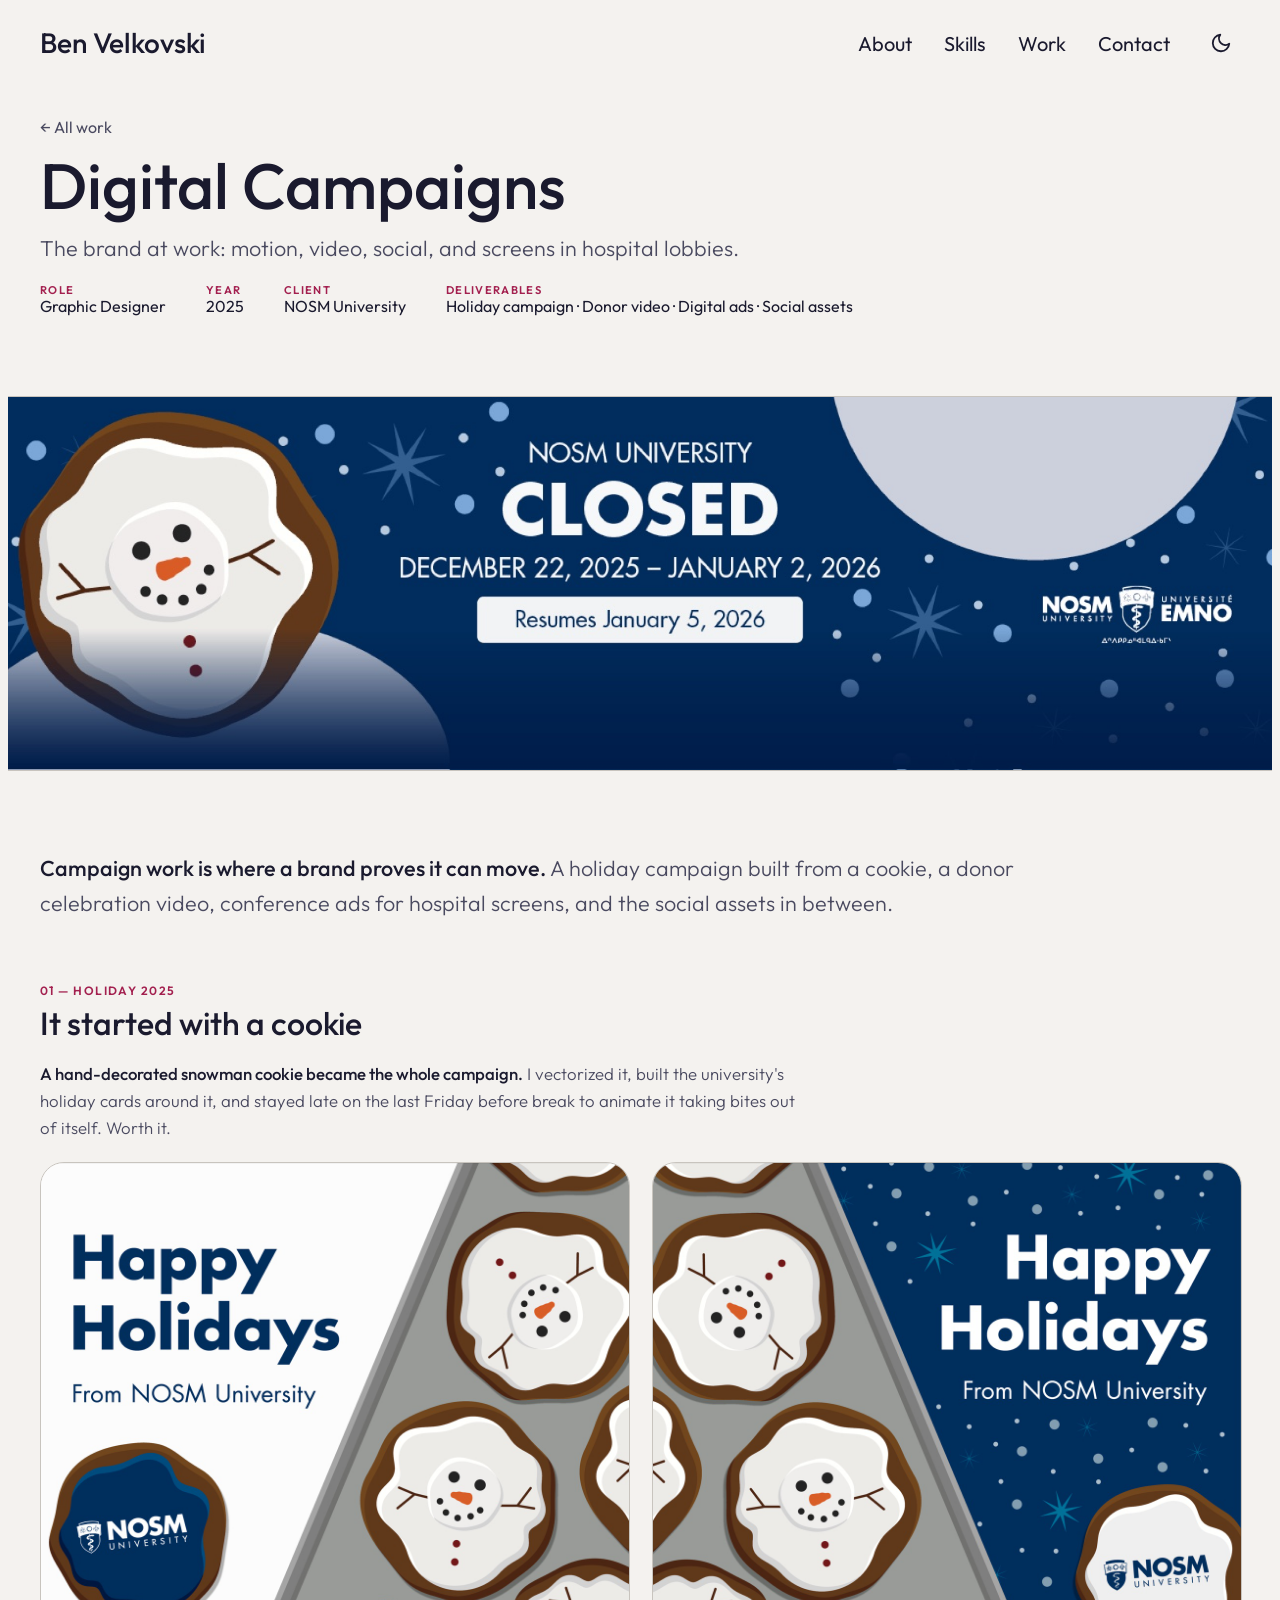
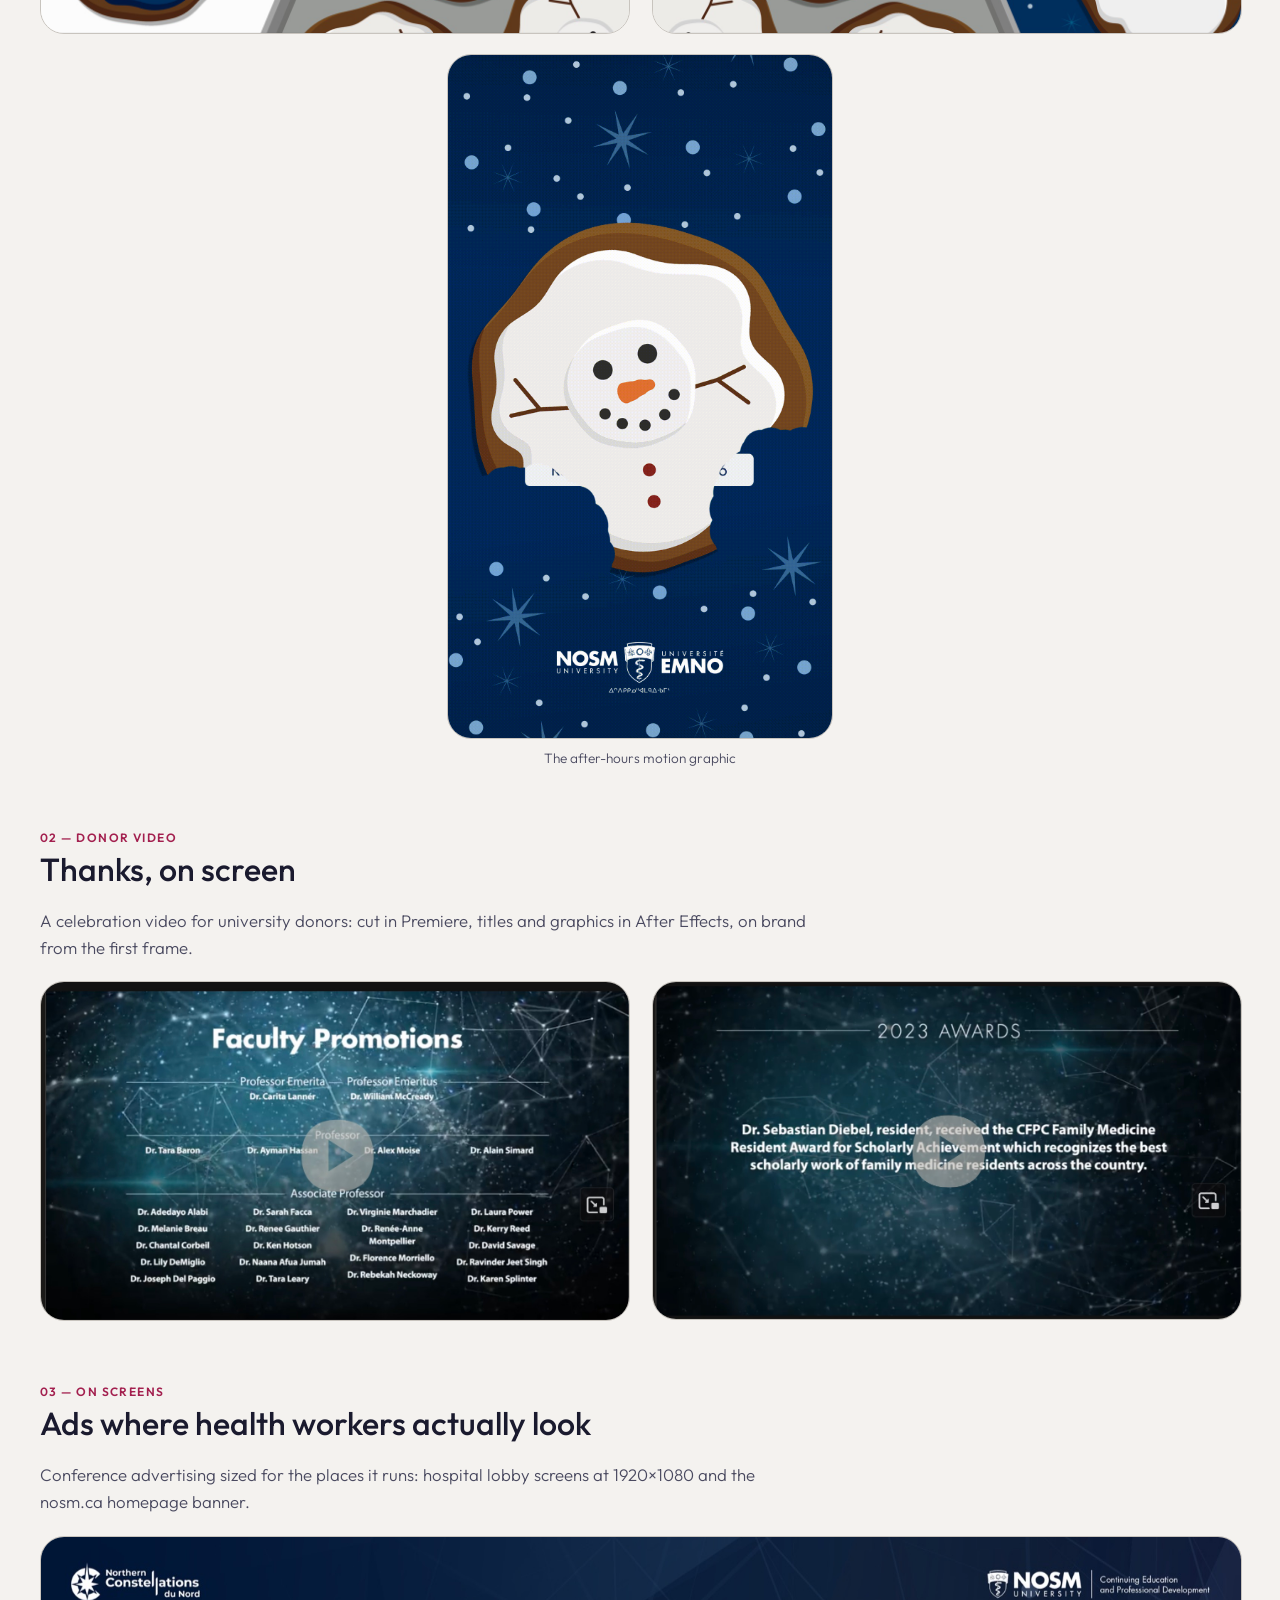
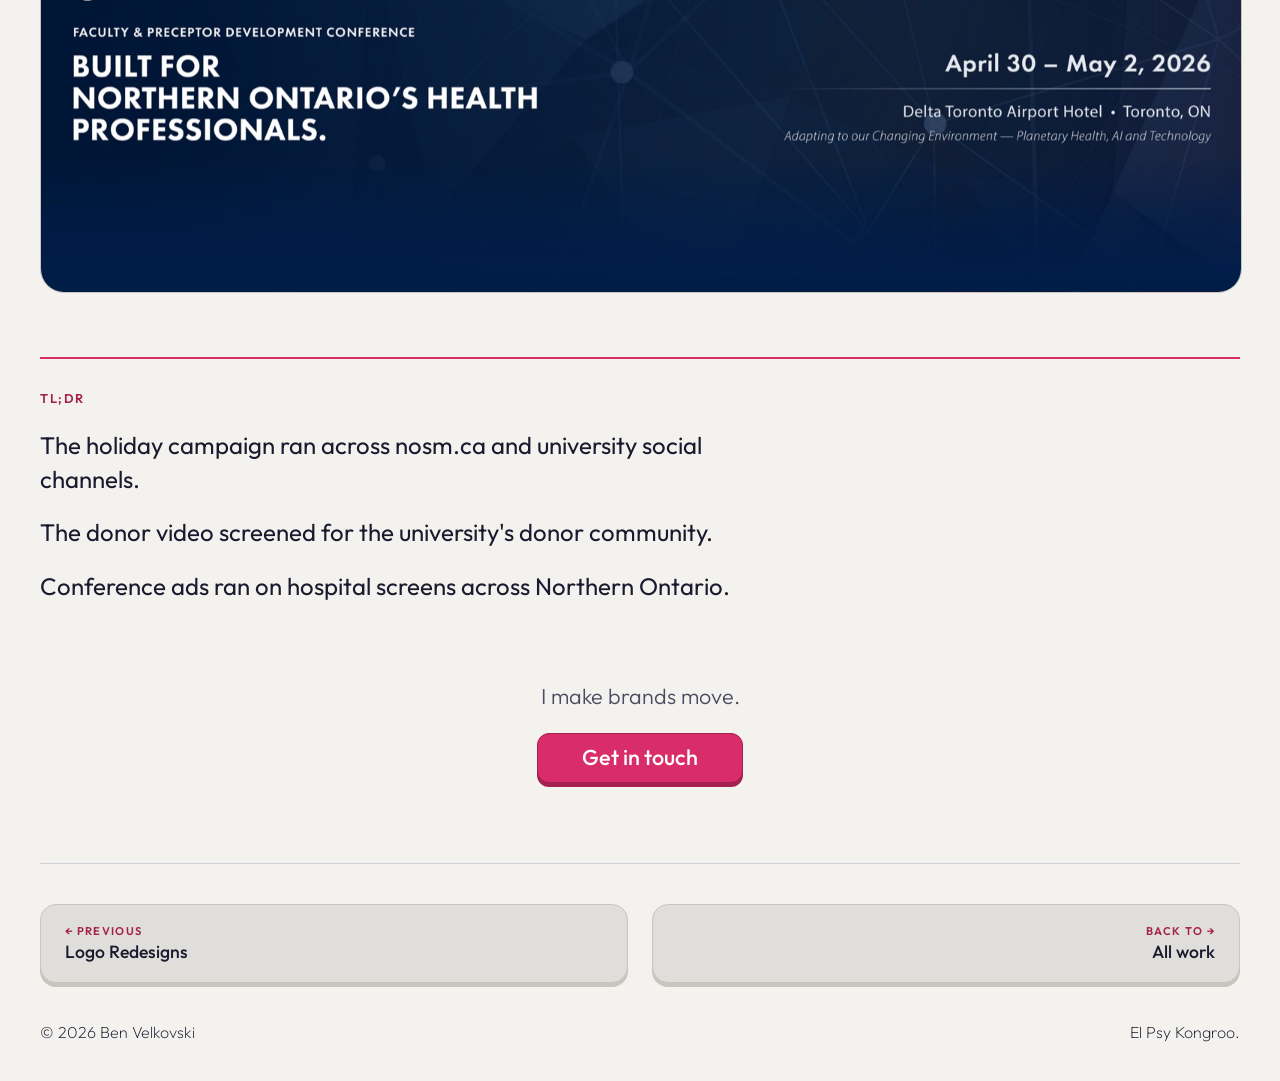
<file: case-studies/digital-campaigns.html>
<!DOCTYPE html>
<html lang="en">
<head>
    <meta charset="UTF-8">
    <meta name="viewport" content="width=device-width, initial-scale=1.0">
    <title>Digital Campaigns | Ben Velkovski</title>
    <meta name="description" content="Case study: NOSM campaign work — holiday motion graphics, a donor celebration video, hospital screen ads, and social campaigns.">
    <link rel="canonical" href="https://kovskidesign.com/case-studies/digital-campaigns.html">
    <link rel="icon" type="image/svg+xml" href="../assets/icons/favicon.svg">

    <meta property="og:type" content="article">
    <meta property="og:title" content="Digital Campaigns — Ben Velkovski">
    <meta property="og:description" content="NOSM campaign work — holiday motion graphics, a donor celebration video, hospital screen ads, and social campaigns.">
    <meta property="og:url" content="https://kovskidesign.com/case-studies/digital-campaigns.html">
    <meta property="og:image" content="https://kovskidesign.com/assets/projects/campaigns/closure-banner.jpg">
    <meta name="twitter:card" content="summary_large_image">

    <!-- Apply the saved theme before first paint to avoid a flash of the wrong theme -->
    <script>
        (function () {
            var theme = null;
            try { theme = localStorage.getItem("theme"); } catch (e) {}
            if (!theme && window.matchMedia("(prefers-color-scheme: light)").matches) theme = "light";
            if (theme) document.documentElement.setAttribute("data-theme", theme);
        })();
    </script>

    <link rel="stylesheet" href="../css/normalize.css">
    <link rel="stylesheet" href="../css/styles.css">
    <link rel="stylesheet" href="../css/case-study.css">
    <script src="../js/main.js" defer></script>

    <!-- Google Fonts -->
    <link rel="preconnect" href="https://fonts.googleapis.com">
    <link rel="preconnect" href="https://fonts.gstatic.com" crossorigin>
    <link href="https://fonts.googleapis.com/css2?family=Outfit:wght@100..900&display=swap" rel="stylesheet">
</head>

<body>
    <a class="skip-link" href="#main">Skip to content</a>
    <nav>
        <a href="../index.html">Ben Velkovski</a>
        <a href="../index.html#about">About</a>
        <a href="../index.html#skills">Skills</a>
        <a href="../index.html#projects">Work</a>
        <a href="../index.html#contact">Contact</a>
        <button id="theme-toggle" aria-label="Light theme" aria-pressed="false">
            <svg class="icon-sun" xmlns="http://www.w3.org/2000/svg" width="22" height="22" viewBox="0 0 24 24" fill="none" stroke="currentColor" stroke-width="2" stroke-linecap="round" stroke-linejoin="round">
                <circle cx="12" cy="12" r="5"/>
                <line x1="12" y1="1" x2="12" y2="3"/><line x1="12" y1="21" x2="12" y2="23"/>
                <line x1="4.22" y1="4.22" x2="5.64" y2="5.64"/><line x1="18.36" y1="18.36" x2="19.78" y2="19.78"/>
                <line x1="1" y1="12" x2="3" y2="12"/><line x1="21" y1="12" x2="23" y2="12"/>
                <line x1="4.22" y1="19.78" x2="5.64" y2="18.36"/><line x1="18.36" y1="5.64" x2="19.78" y2="4.22"/>
            </svg>
            <svg class="icon-moon" xmlns="http://www.w3.org/2000/svg" width="22" height="22" viewBox="0 0 24 24" fill="none" stroke="currentColor" stroke-width="2" stroke-linecap="round" stroke-linejoin="round">
                <path d="M21 12.79A9 9 0 1 1 11.21 3 7 7 0 0 0 21 12.79z"/>
            </svg>
        </button>
    </nav>
    <main id="main">
        <header class="cs-header">
            <a class="cs-back" href="../index.html#projects">← All work</a>
            <h1>Digital Campaigns</h1>
            <p class="cs-subtitle">The brand at work: motion, video, social, and screens in hospital lobbies.</p>
            <div class="cs-meta">
                <div><p class="cs-meta-label">ROLE</p><p class="cs-meta-value">Graphic Designer</p></div>
                <div><p class="cs-meta-label">YEAR</p><p class="cs-meta-value">2025</p></div>
                <div><p class="cs-meta-label">CLIENT</p><p class="cs-meta-value">NOSM University</p></div>
                <div><p class="cs-meta-label">DELIVERABLES</p><p class="cs-meta-value">Holiday campaign · Donor video · Digital ads · Social assets</p></div>
            </div>
        </header>

        <figure class="cs-section cs-bleed">
            <img src="../assets/projects/campaigns/closure-banner.jpg" alt="NOSM holiday closure banner with the snowman cookie illustration">
        </figure>

        <p class="cs-overview"><strong>Campaign work is where a brand proves it can move.</strong> A holiday campaign built from a cookie, a donor celebration video, conference ads for hospital screens, and the social assets in between.</p>

        <section class="cs-section">
            <h2><span class="cs-kicker" aria-hidden="true">01 — HOLIDAY 2025</span>It started with a cookie</h2>
            <p class="cs-caption"><strong>A hand-decorated snowman cookie became the whole campaign.</strong> I vectorized it, built the university's holiday cards around it, and stayed late on the last Friday before break to animate it taking bites out of itself. Worth it.</p>
            <figure>
                <div class="cs-grid">
                    <img src="../assets/projects/campaigns/cookie-1.jpg" alt="Holiday card concept with the snowman cookie, light version">
                    <img src="../assets/projects/campaigns/cookie-2.jpg" alt="Holiday card concept with the snowman cookie, dark version">
                </div>
            </figure>
            <figure class="cs-doc-narrow">
                <img src="../assets/projects/motion-graphic-cookie.gif" alt="Motion graphic: the cookie loses bites, revealing a holiday message">
                <figcaption>The after-hours motion graphic</figcaption>
            </figure>
        </section>

        <section class="cs-section">
            <h2><span class="cs-kicker" aria-hidden="true">02 — DONOR VIDEO</span>Thanks, on screen</h2>
            <p class="cs-caption">A celebration video for university donors: cut in Premiere, titles and graphics in After Effects, on brand from the first frame.</p>
            <figure>
                <div class="cs-grid">
                    <img src="../assets/projects/campaigns/donor-1.jpg" alt="Still from the NOSM donor celebration video">
                    <img src="../assets/projects/campaigns/donor-2.jpg" alt="Still from the NOSM donor celebration video">
                </div>
            </figure>
        </section>

        <section class="cs-section">
            <h2><span class="cs-kicker" aria-hidden="true">03 — ON SCREENS</span>Ads where health workers actually look</h2>
            <p class="cs-caption">Conference advertising sized for the places it runs: hospital lobby screens at 1920×1080 and the nosm.ca homepage banner.</p>
            <figure>
                <img src="../assets/projects/campaigns/nc2026-banner.jpg" alt="Northern Constellations 2026 banner ad for the nosm.ca homepage">
            </figure>
        </section>

        <section class="cs-outcome">
            <h2>TL;DR</h2>
            <ul>
                <li>The holiday campaign ran across nosm.ca and university social channels.</li>
                <li>The donor video screened for the university's donor community.</li>
                <li>Conference ads ran on hospital screens across Northern Ontario.</li>
            </ul>
        </section>

        <section class="cs-cta">
            <p>I make brands move.</p>
            <a class="btn primary" href="../index.html#contact">Get in touch</a>
        </section>

        <nav class="cs-pager" aria-label="More projects">
            <a href="logo-redesigns.html">
                <p class="cs-pager-label">← PREVIOUS</p>
                <p class="cs-pager-title">Logo Redesigns</p>
            </a>
            <a class="cs-pager-next" href="../index.html#projects">
                <p class="cs-pager-label">BACK TO →</p>
                <p class="cs-pager-title">All work</p>
            </a>
        </nav>
    </main>
    <footer>
        <p>© 2026 Ben Velkovski</p>
        <p>El Psy Kongroo.</p>
    </footer>
</body>
</html>
</file>
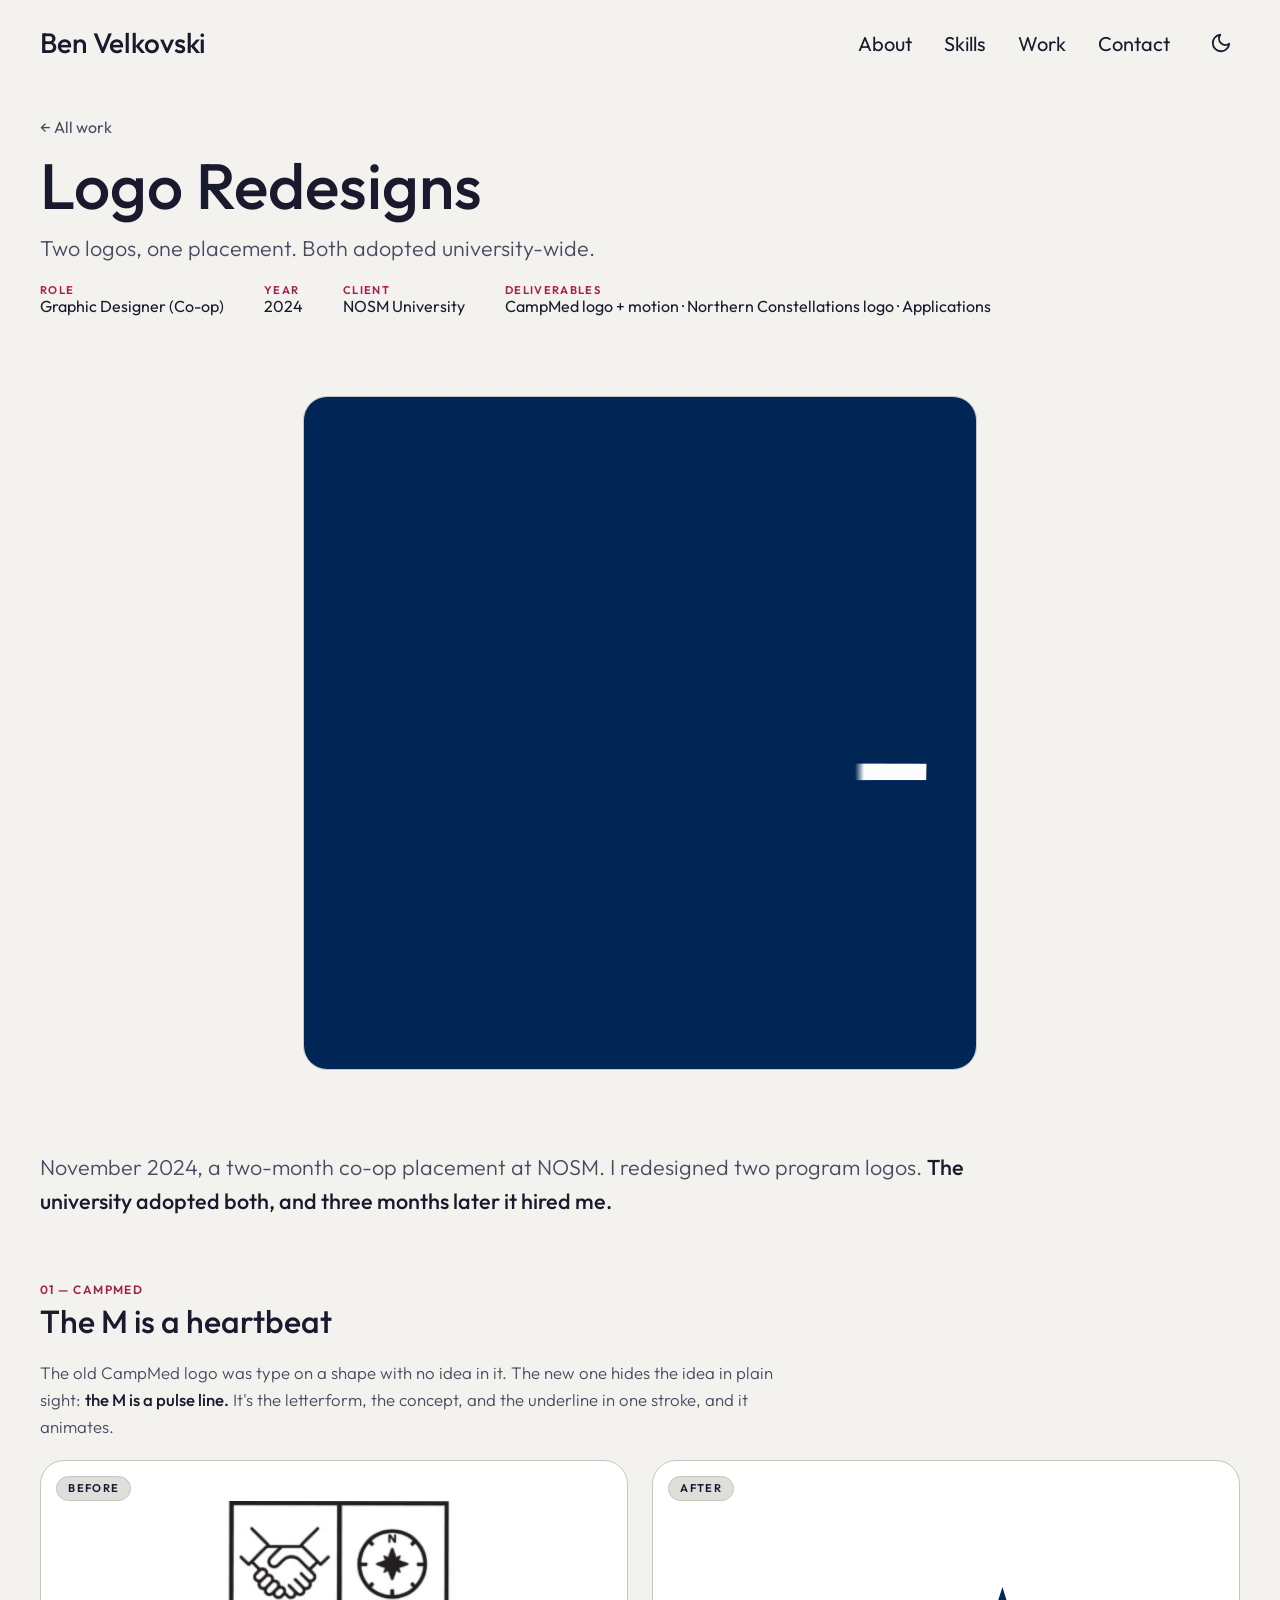
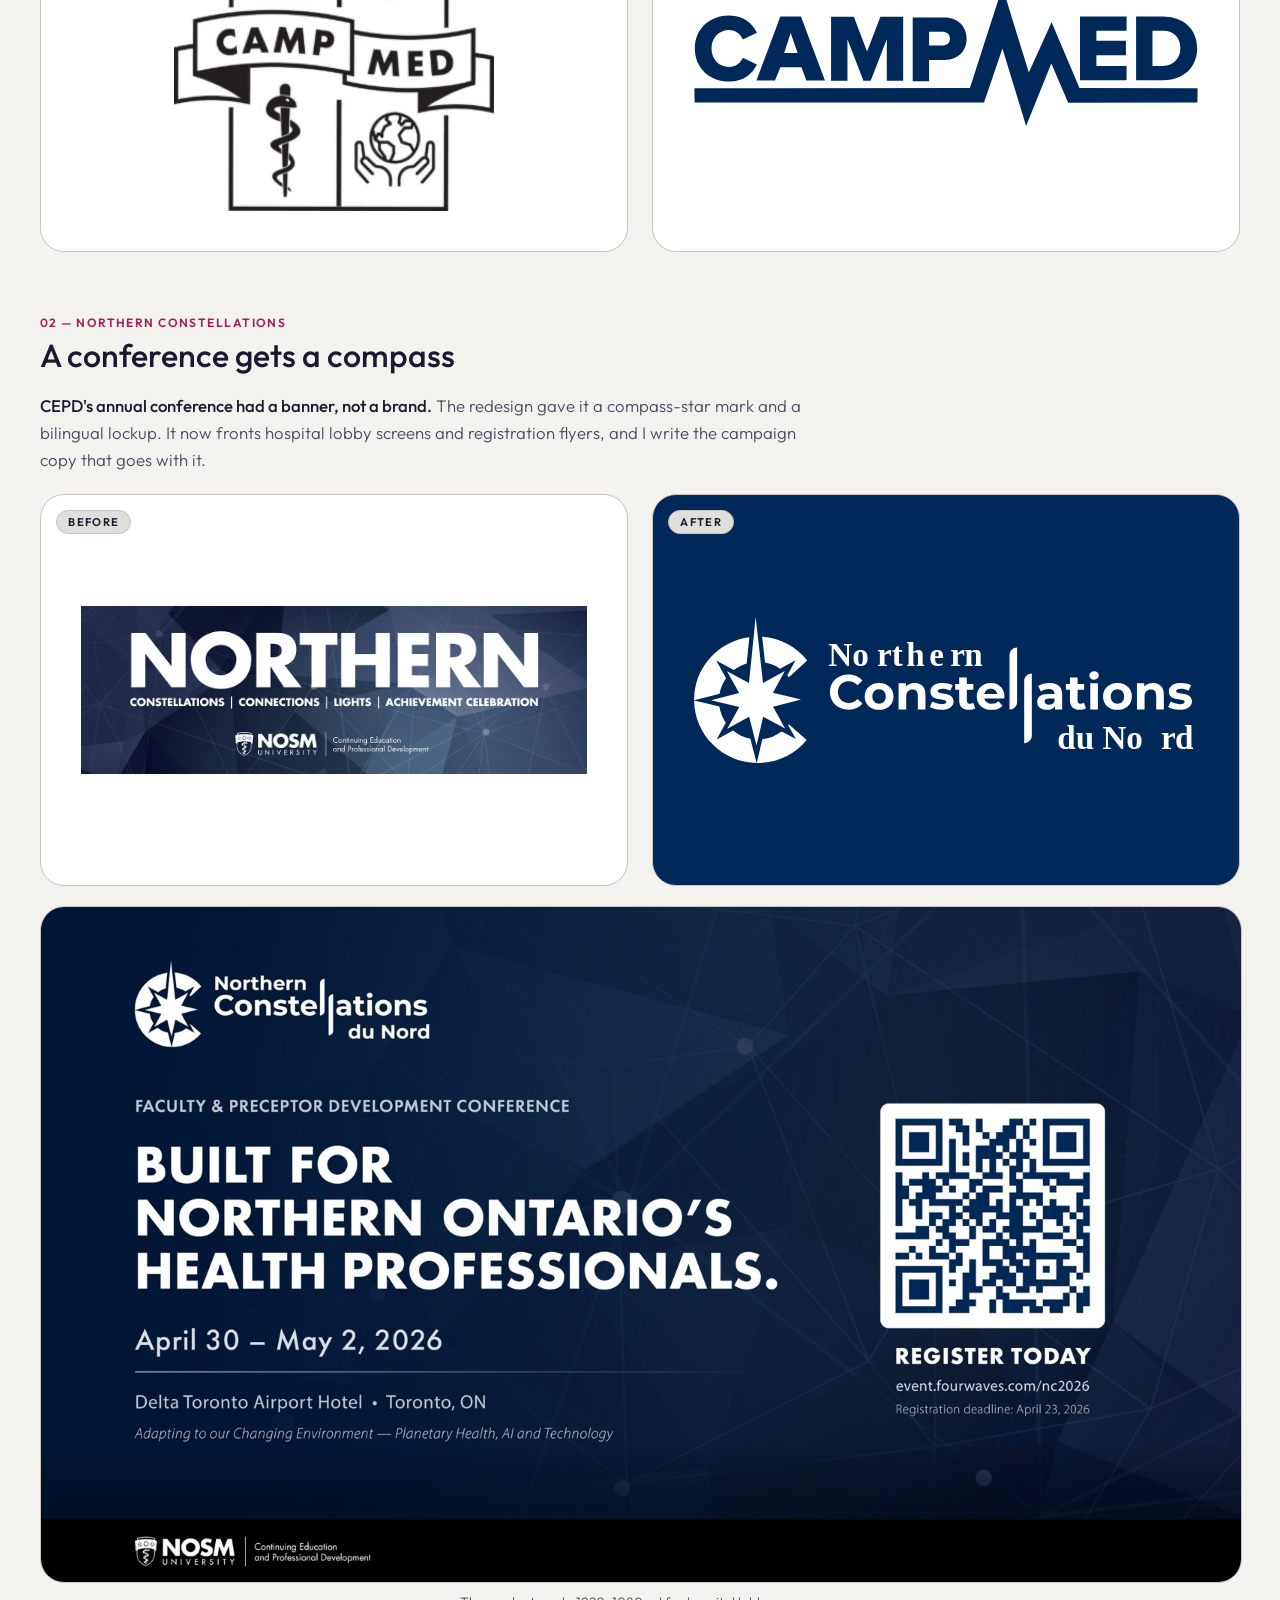
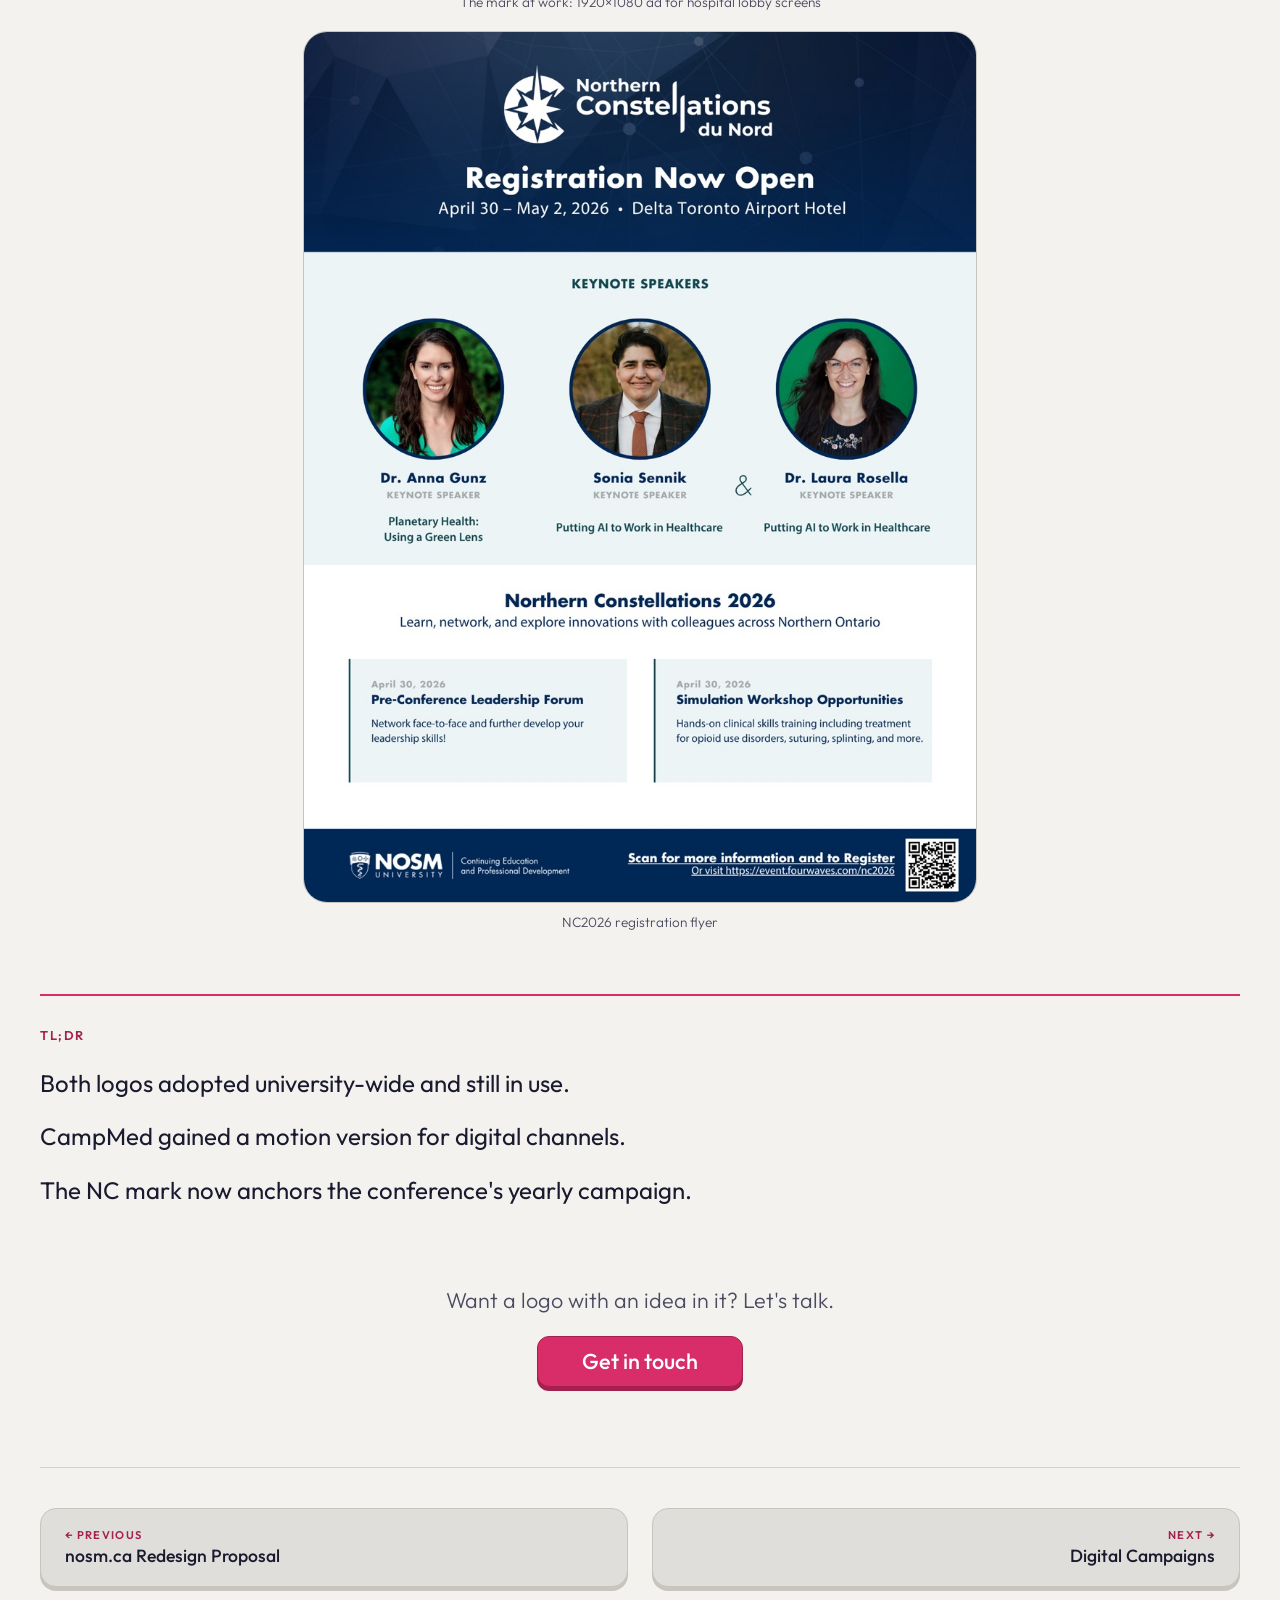
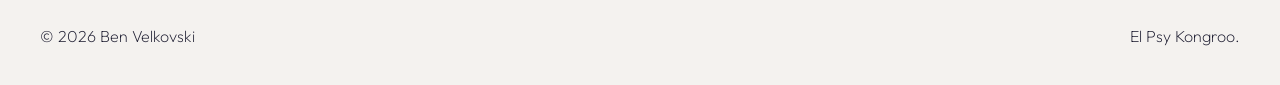
<file: case-studies/logo-redesigns.html>
<!DOCTYPE html>
<html lang="en">
<head>
    <meta charset="UTF-8">
    <meta name="viewport" content="width=device-width, initial-scale=1.0">
    <title>Logo Redesigns | Ben Velkovski</title>
    <meta name="description" content="Case study: two logo redesigns during a two-month placement at NOSM University — CampMed and Northern Constellations, both adopted university-wide.">
    <link rel="canonical" href="https://kovskidesign.com/case-studies/logo-redesigns.html">
    <link rel="icon" type="image/svg+xml" href="../assets/icons/favicon.svg">

    <meta property="og:type" content="article">
    <meta property="og:title" content="Logo Redesigns — Ben Velkovski">
    <meta property="og:description" content="Two logo redesigns during a two-month placement at NOSM University — CampMed and Northern Constellations, both adopted university-wide.">
    <meta property="og:url" content="https://kovskidesign.com/case-studies/logo-redesigns.html">
    <meta property="og:image" content="https://kovskidesign.com/assets/projects/logos/nc-hospital-ad.jpg">
    <meta name="twitter:card" content="summary_large_image">

    <!-- Apply the saved theme before first paint to avoid a flash of the wrong theme -->
    <script>
        (function () {
            var theme = null;
            try { theme = localStorage.getItem("theme"); } catch (e) {}
            if (!theme && window.matchMedia("(prefers-color-scheme: light)").matches) theme = "light";
            if (theme) document.documentElement.setAttribute("data-theme", theme);
        })();
    </script>

    <link rel="stylesheet" href="../css/normalize.css">
    <link rel="stylesheet" href="../css/styles.css">
    <link rel="stylesheet" href="../css/case-study.css">
    <script src="../js/main.js" defer></script>

    <!-- Google Fonts -->
    <link rel="preconnect" href="https://fonts.googleapis.com">
    <link rel="preconnect" href="https://fonts.gstatic.com" crossorigin>
    <link href="https://fonts.googleapis.com/css2?family=Outfit:wght@100..900&display=swap" rel="stylesheet">
</head>

<body>
    <a class="skip-link" href="#main">Skip to content</a>
    <nav>
        <a href="../index.html">Ben Velkovski</a>
        <a href="../index.html#about">About</a>
        <a href="../index.html#skills">Skills</a>
        <a href="../index.html#projects">Work</a>
        <a href="../index.html#contact">Contact</a>
        <button id="theme-toggle" aria-label="Light theme" aria-pressed="false">
            <svg class="icon-sun" xmlns="http://www.w3.org/2000/svg" width="22" height="22" viewBox="0 0 24 24" fill="none" stroke="currentColor" stroke-width="2" stroke-linecap="round" stroke-linejoin="round">
                <circle cx="12" cy="12" r="5"/>
                <line x1="12" y1="1" x2="12" y2="3"/><line x1="12" y1="21" x2="12" y2="23"/>
                <line x1="4.22" y1="4.22" x2="5.64" y2="5.64"/><line x1="18.36" y1="18.36" x2="19.78" y2="19.78"/>
                <line x1="1" y1="12" x2="3" y2="12"/><line x1="21" y1="12" x2="23" y2="12"/>
                <line x1="4.22" y1="19.78" x2="5.64" y2="18.36"/><line x1="18.36" y1="5.64" x2="19.78" y2="4.22"/>
            </svg>
            <svg class="icon-moon" xmlns="http://www.w3.org/2000/svg" width="22" height="22" viewBox="0 0 24 24" fill="none" stroke="currentColor" stroke-width="2" stroke-linecap="round" stroke-linejoin="round">
                <path d="M21 12.79A9 9 0 1 1 11.21 3 7 7 0 0 0 21 12.79z"/>
            </svg>
        </button>
    </nav>
    <main id="main">
        <header class="cs-header">
            <a class="cs-back" href="../index.html#projects">← All work</a>
            <h1>Logo Redesigns</h1>
            <p class="cs-subtitle">Two logos, one placement. Both adopted university-wide.</p>
            <div class="cs-meta">
                <div><p class="cs-meta-label">ROLE</p><p class="cs-meta-value">Graphic Designer (Co-op)</p></div>
                <div><p class="cs-meta-label">YEAR</p><p class="cs-meta-value">2024</p></div>
                <div><p class="cs-meta-label">CLIENT</p><p class="cs-meta-value">NOSM University</p></div>
                <div><p class="cs-meta-label">DELIVERABLES</p><p class="cs-meta-value">CampMed logo + motion · Northern Constellations logo · Applications</p></div>
            </div>
        </header>

        <figure class="cs-section cs-doc">
            <img src="../assets/projects/campmed.gif" alt="Animated CampMed logo: the M pulses like a heartbeat before solidifying">
        </figure>

        <p class="cs-overview">November 2024, a two-month co-op placement at NOSM. I redesigned two program logos. <strong>The university adopted both, and three months later it hired me.</strong></p>

        <section class="cs-section">
            <h2><span class="cs-kicker" aria-hidden="true">01 — CAMPMED</span>The M is a heartbeat</h2>
            <p class="cs-caption">The old CampMed logo was type on a shape with no idea in it. The new one hides the idea in plain sight: <strong>the M is a pulse line.</strong> It's the letterform, the concept, and the underline in one stroke, and it animates.</p>
            <figure class="cs-compare">
                <div class="cs-logo-tile">
                    <img src="../assets/projects/logos/campmed-old.jpg" alt="Old CampMed logo">
                    <span class="cs-compare-label">BEFORE</span>
                </div>
                <div class="cs-logo-tile">
                    <img src="../assets/projects/logos/campmed-new.svg" alt="New CampMed logo with the M drawn as a heartbeat line">
                    <span class="cs-compare-label">AFTER</span>
                </div>
            </figure>
        </section>

        <section class="cs-section">
            <h2><span class="cs-kicker" aria-hidden="true">02 — NORTHERN CONSTELLATIONS</span>A conference gets a compass</h2>
            <p class="cs-caption"><strong>CEPD's annual conference had a banner, not a brand.</strong> The redesign gave it a compass-star mark and a bilingual lockup. It now fronts hospital lobby screens and registration flyers, and I write the campaign copy that goes with it.</p>
            <figure class="cs-compare">
                <div class="cs-logo-tile">
                    <img src="../assets/projects/logos/nc-old.jpg" alt="Old Northern Constellations logo">
                    <span class="cs-compare-label">BEFORE</span>
                </div>
                <div class="cs-logo-tile cs-logo-tile--dark">
                    <img src="../assets/projects/logos/nc-new.svg" alt="New Northern Constellations compass-star logo with bilingual lockup">
                    <span class="cs-compare-label">AFTER</span>
                </div>
            </figure>
            <figure>
                <img src="../assets/projects/logos/nc-hospital-ad.jpg" alt="Northern Constellations ad designed for hospital digital screens">
                <figcaption>The mark at work: 1920×1080 ad for hospital lobby screens</figcaption>
            </figure>
            <figure class="cs-doc">
                <img src="../assets/projects/logos/nc-flyer.jpg" alt="Northern Constellations 2026 registration flyer">
                <figcaption>NC2026 registration flyer</figcaption>
            </figure>
        </section>

        <section class="cs-outcome">
            <h2>TL;DR</h2>
            <ul>
                <li>Both logos adopted university-wide and still in use.</li>
                <li>CampMed gained a motion version for digital channels.</li>
                <li>The NC mark now anchors the conference's yearly campaign.</li>
            </ul>
        </section>

        <section class="cs-cta">
            <p>Want a logo with an idea in it? Let's talk.</p>
            <a class="btn primary" href="../index.html#contact">Get in touch</a>
        </section>

        <nav class="cs-pager" aria-label="More projects">
            <a href="nosm-website-redesign.html">
                <p class="cs-pager-label">← PREVIOUS</p>
                <p class="cs-pager-title">nosm.ca Redesign Proposal</p>
            </a>
            <a class="cs-pager-next" href="digital-campaigns.html">
                <p class="cs-pager-label">NEXT →</p>
                <p class="cs-pager-title">Digital Campaigns</p>
            </a>
        </nav>
    </main>
    <footer>
        <p>© 2026 Ben Velkovski</p>
        <p>El Psy Kongroo.</p>
    </footer>
</body>
</html>
</file>
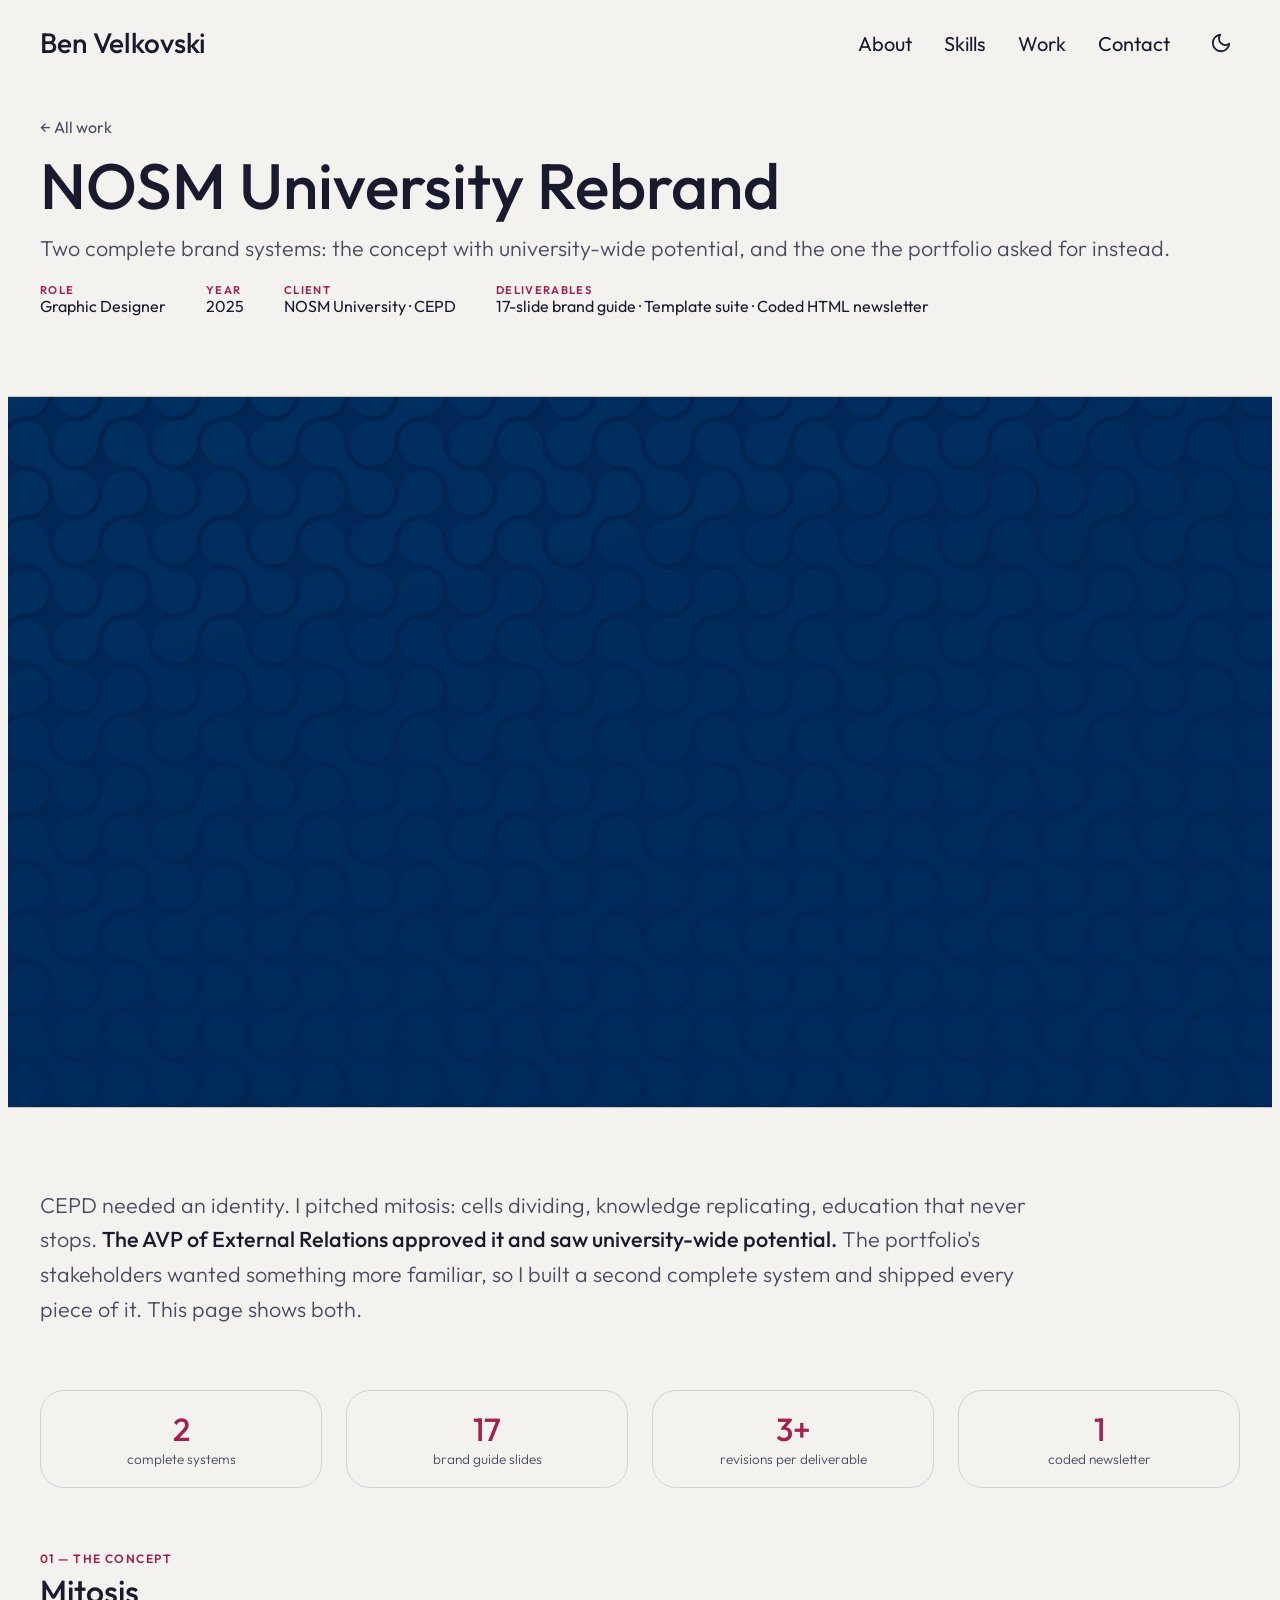
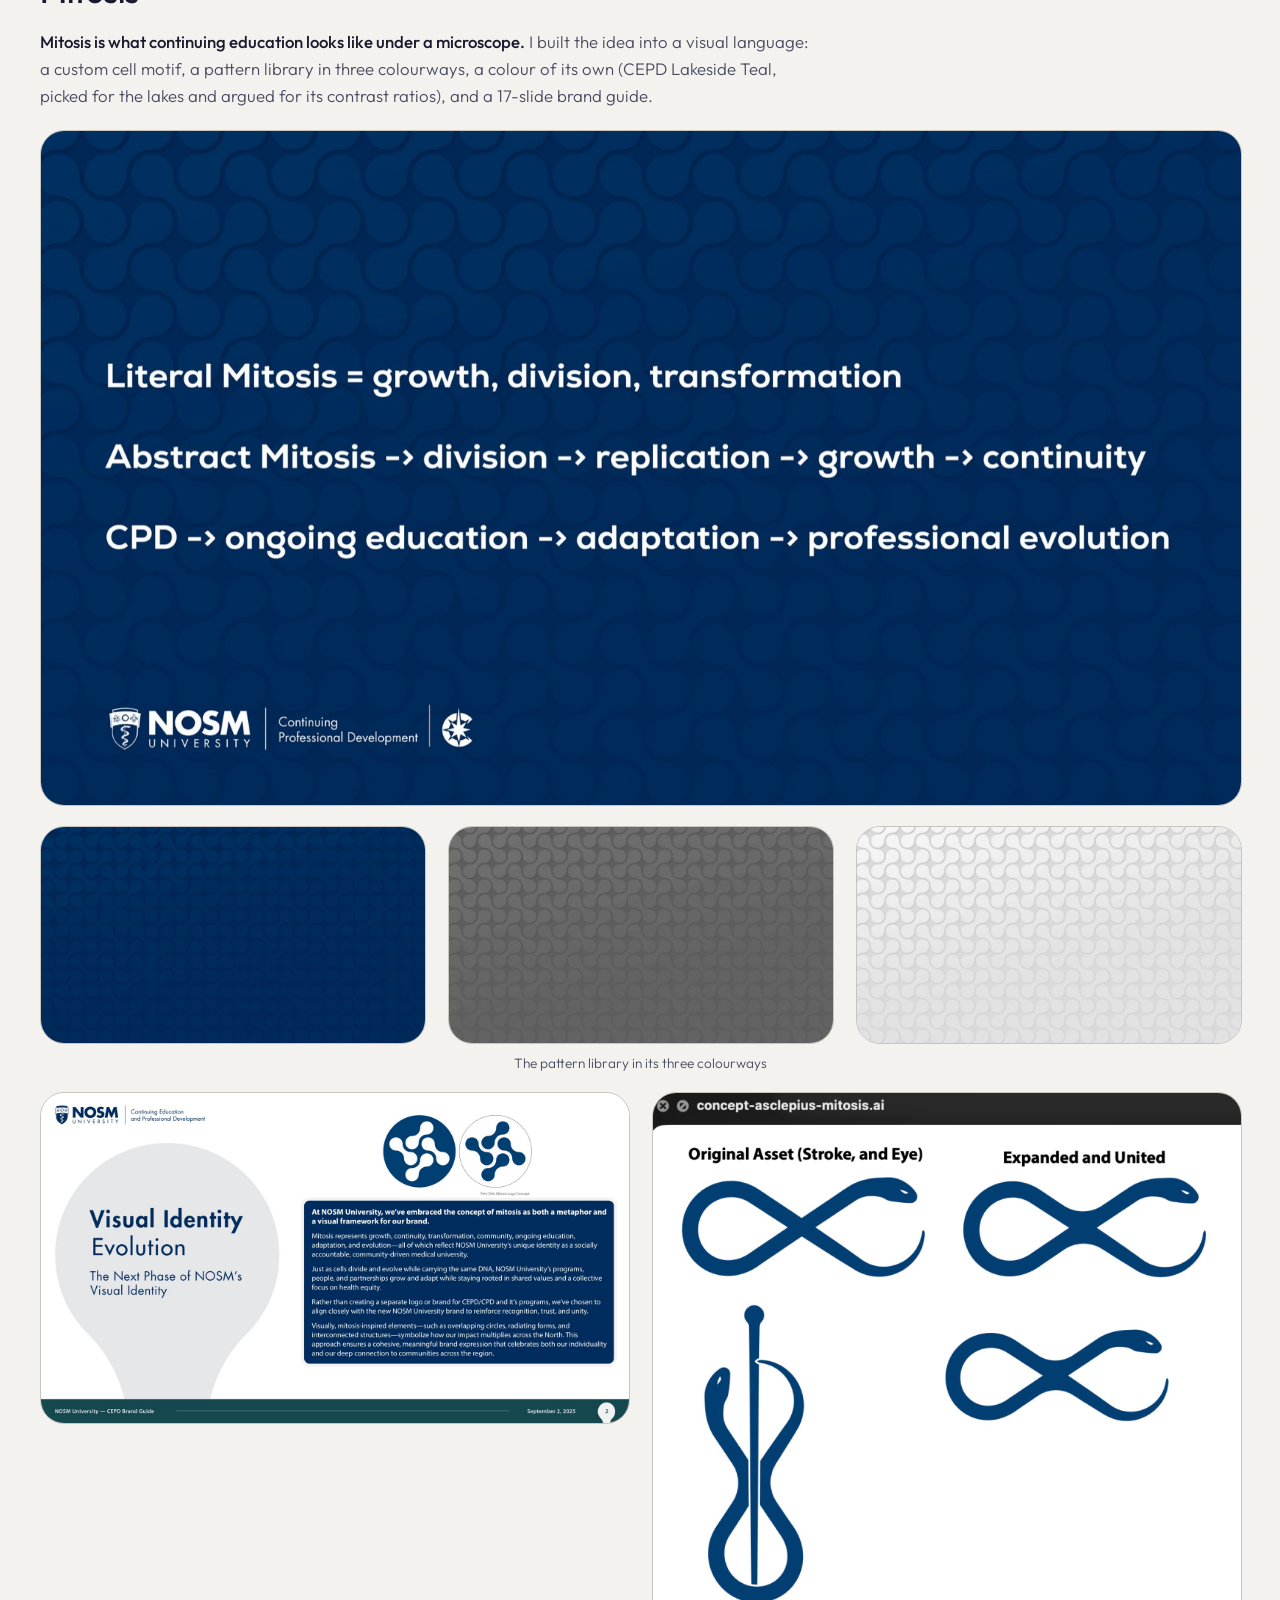
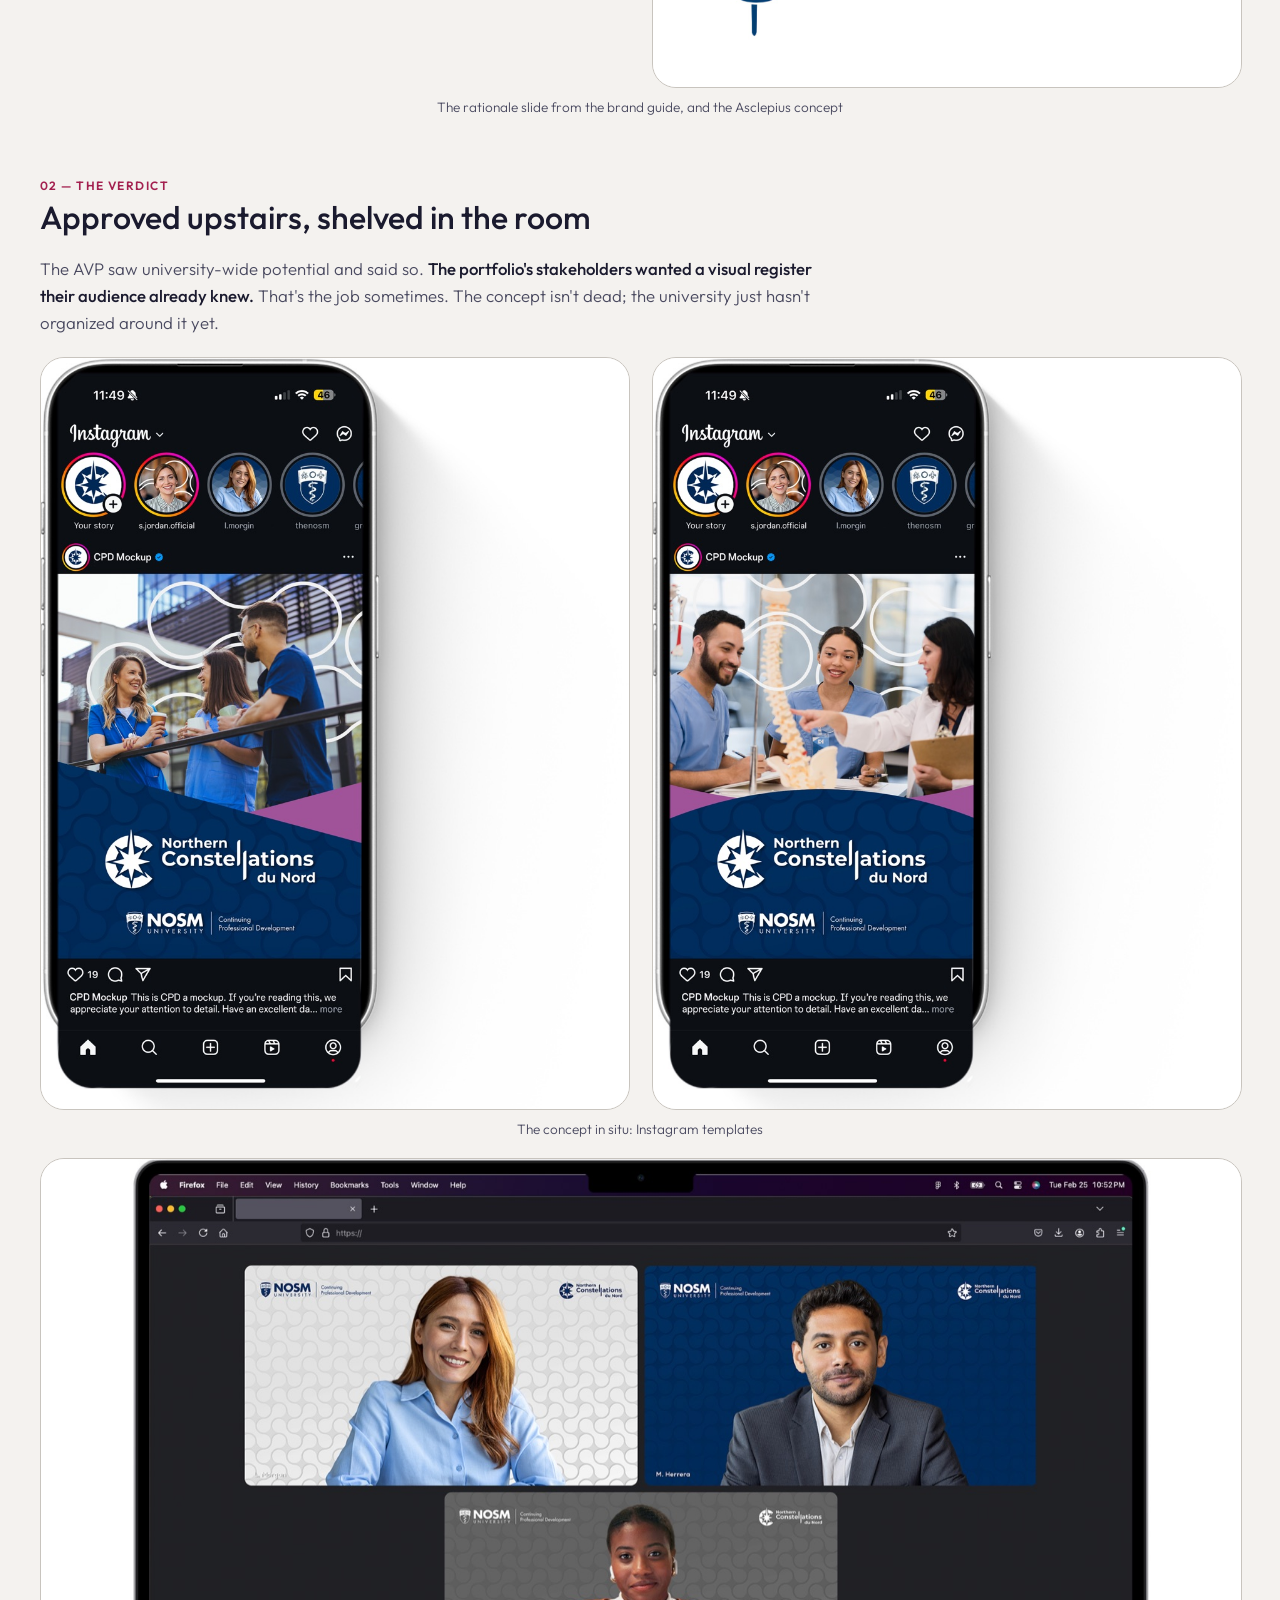
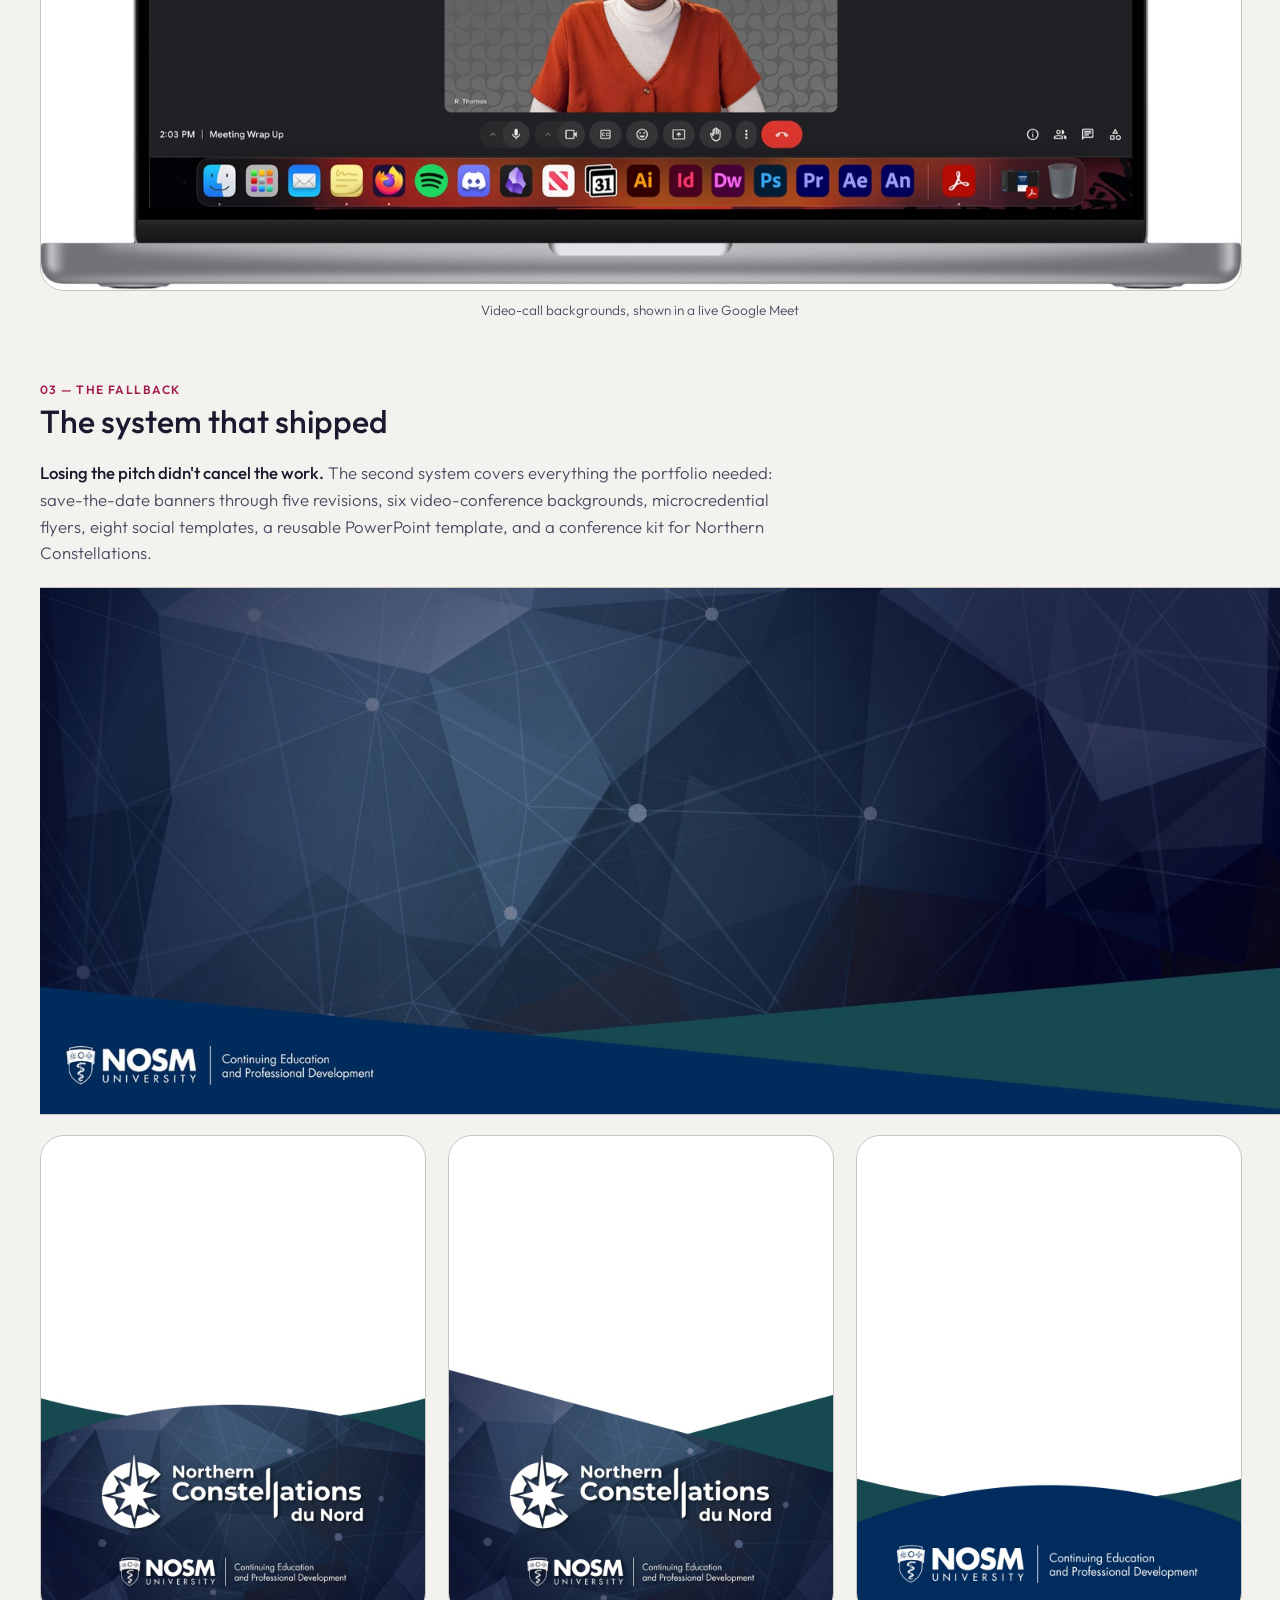
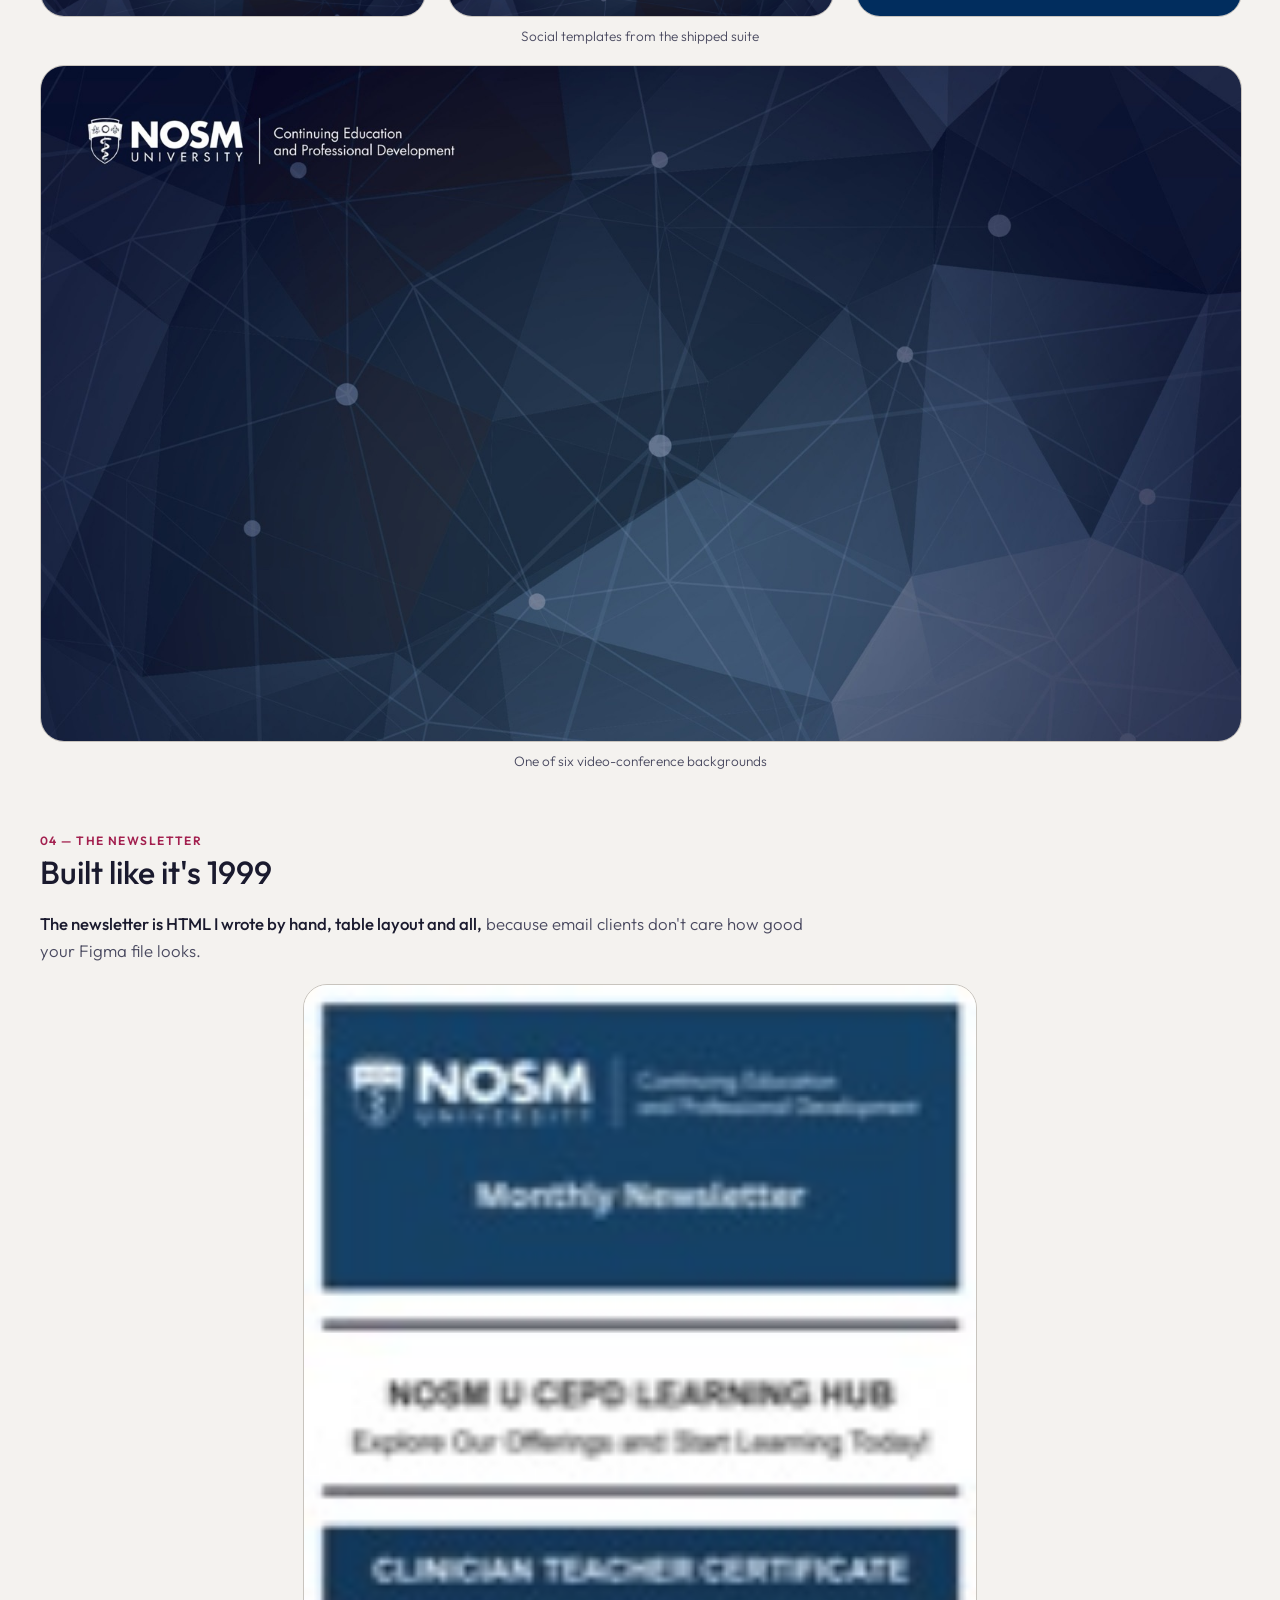
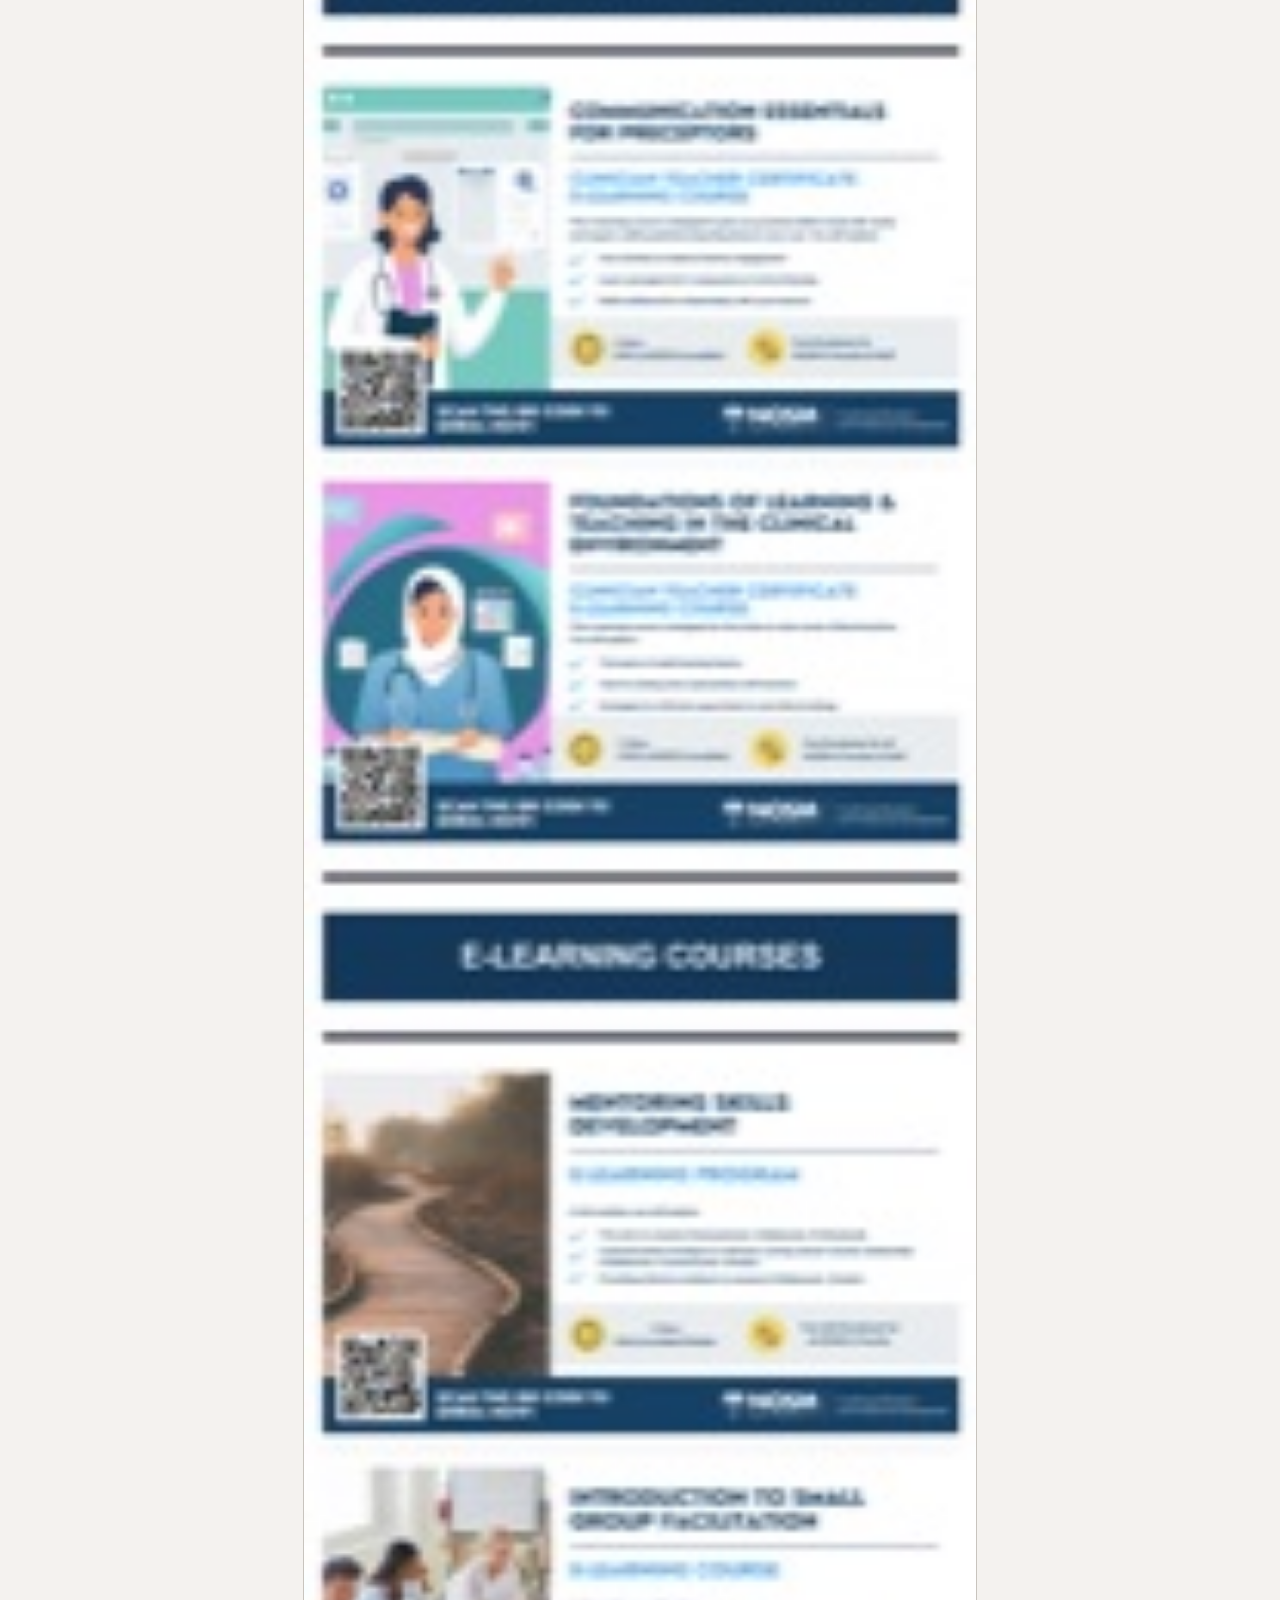
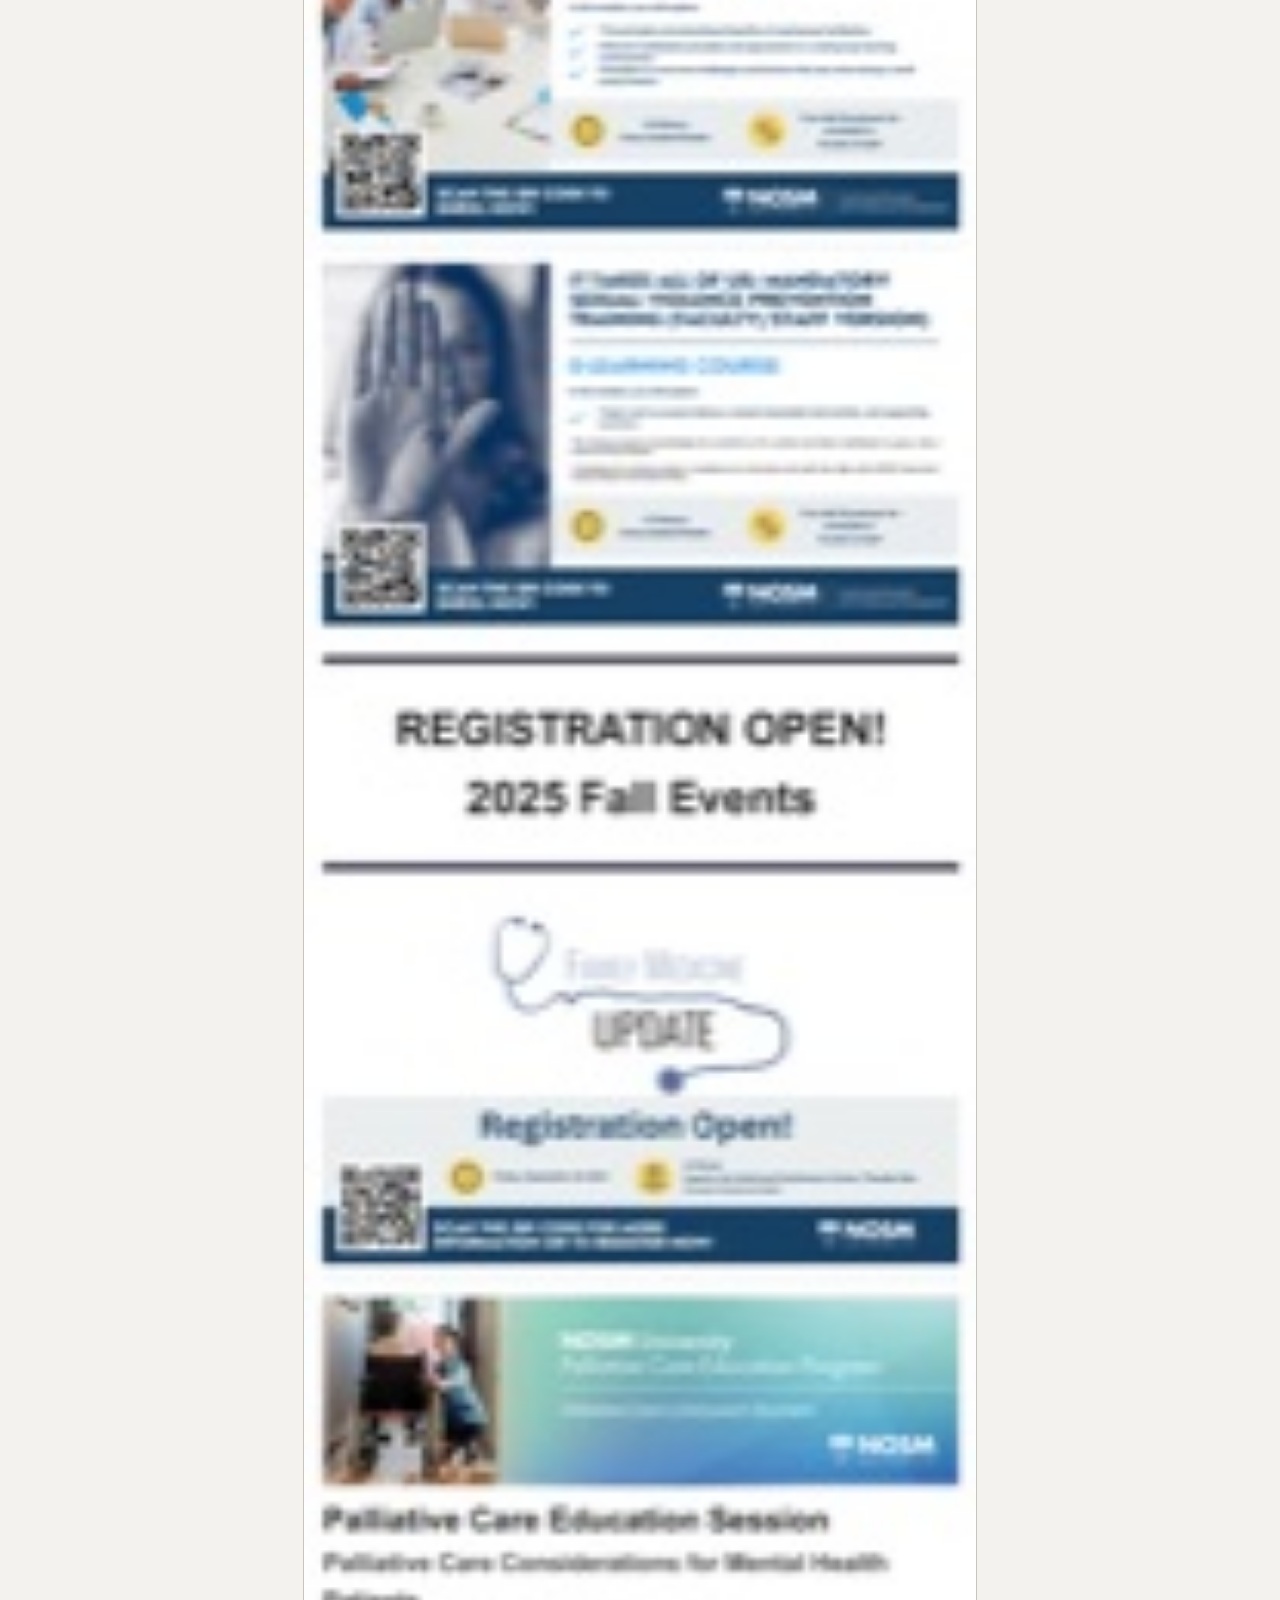
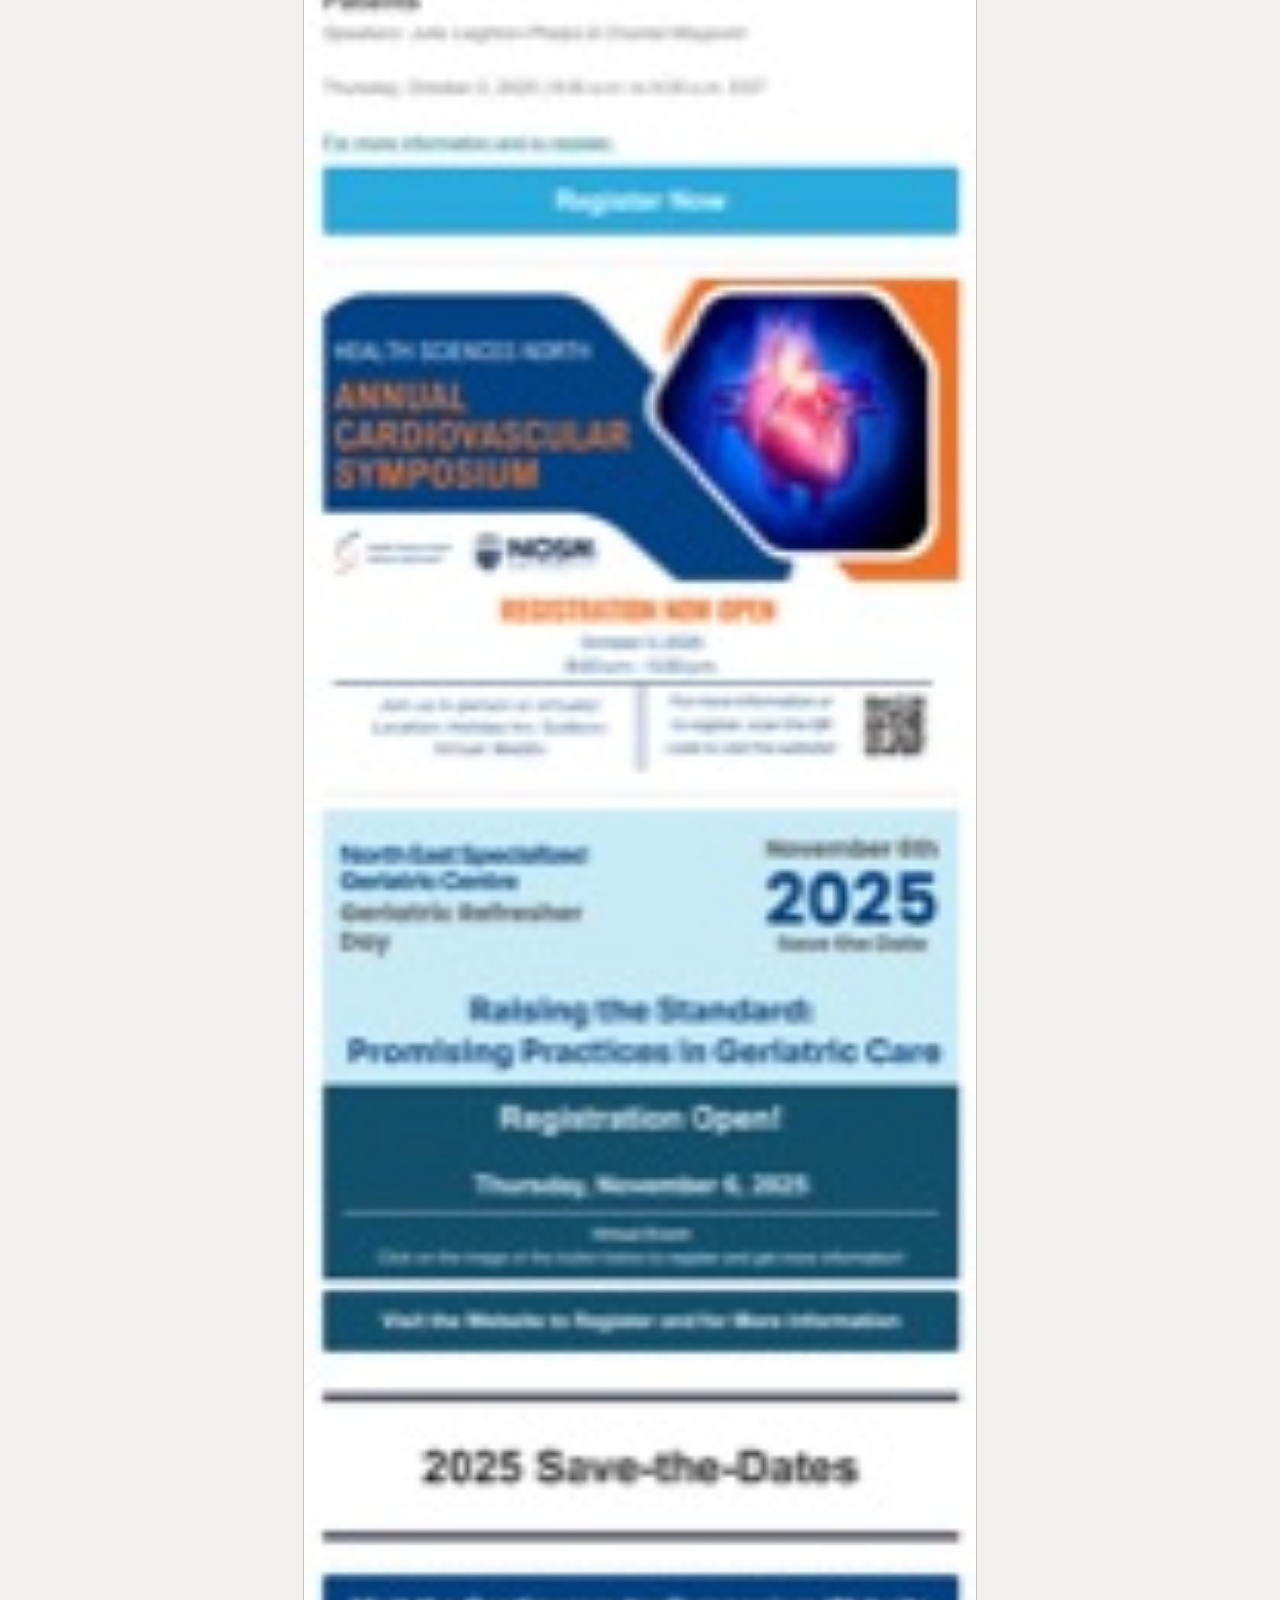
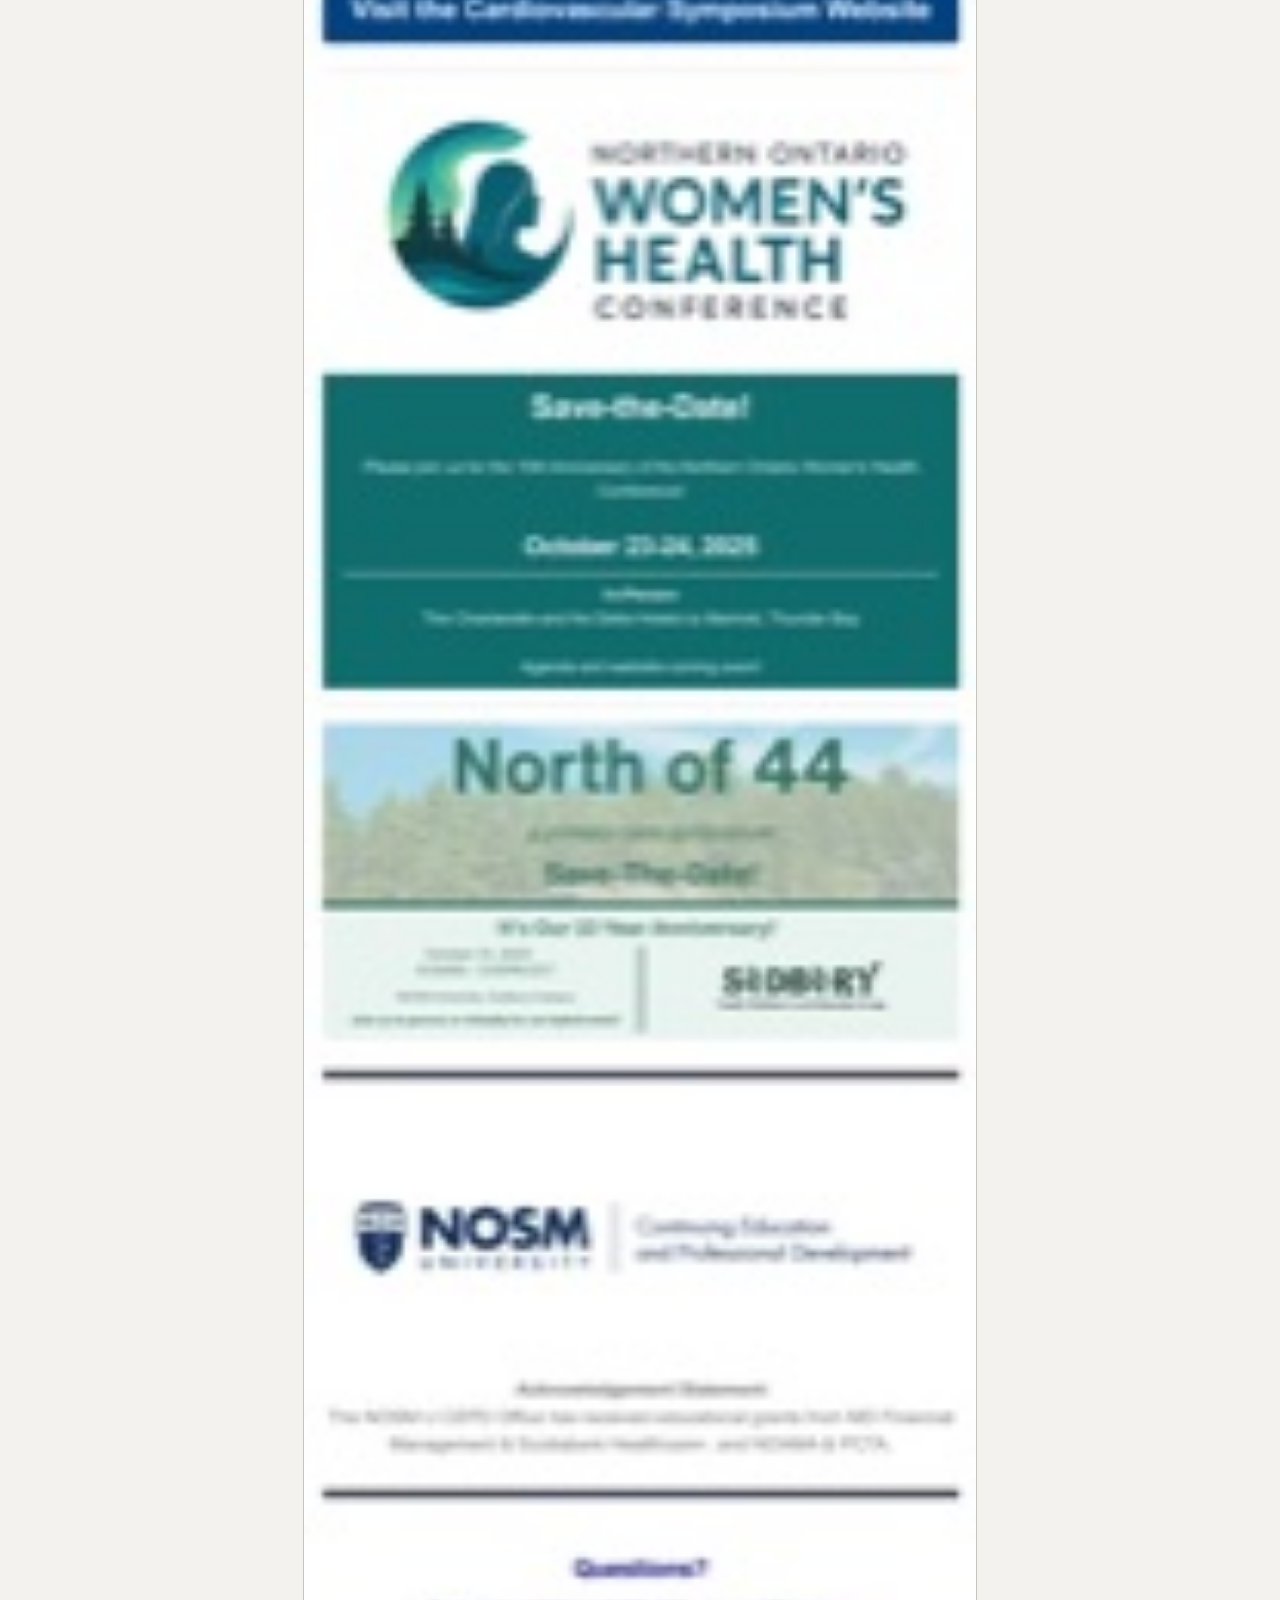
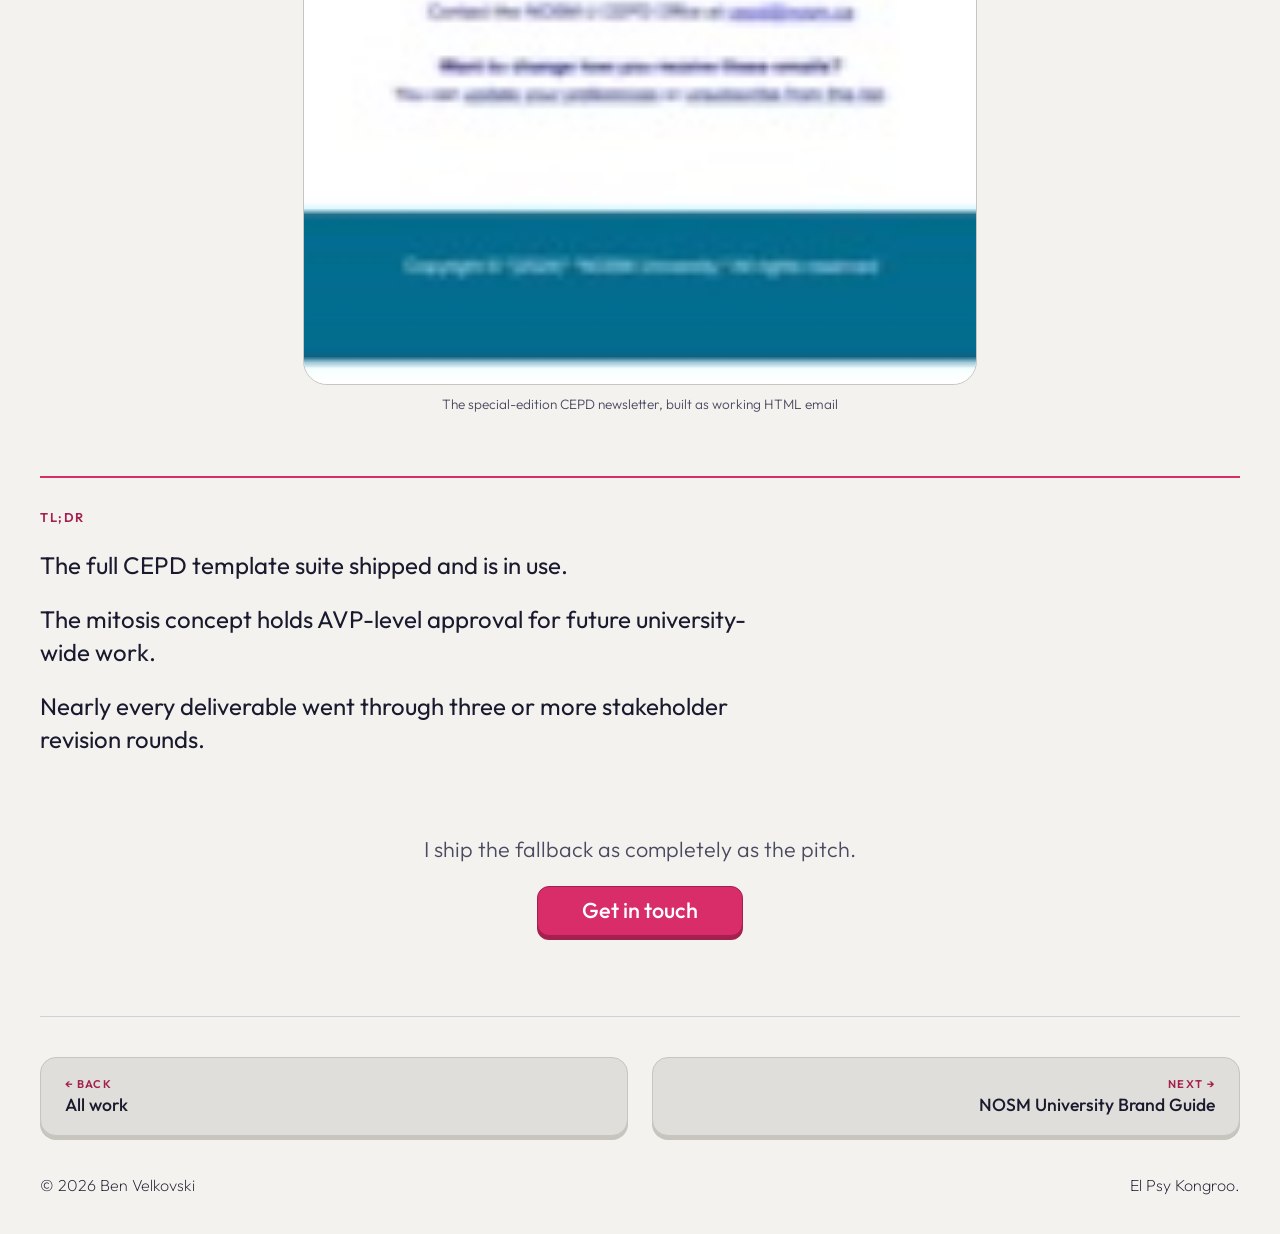
<file: case-studies/nosm-rebrand.html>
<!DOCTYPE html>
<html lang="en">
<head>
    <meta charset="UTF-8">
    <meta name="viewport" content="width=device-width, initial-scale=1.0">
    <title>NOSM University Rebrand | Ben Velkovski</title>
    <meta name="description" content="Case study: a mitosis brand concept for NOSM University, approved at the AVP level, plus the shipped template suite and a hand-coded HTML newsletter.">
    <link rel="canonical" href="https://kovskidesign.com/case-studies/nosm-rebrand.html">
    <link rel="icon" type="image/svg+xml" href="../assets/icons/favicon.svg">

    <meta property="og:type" content="article">
    <meta property="og:title" content="NOSM University Rebrand — Ben Velkovski">
    <meta property="og:description" content="A mitosis brand concept for NOSM University, approved at the AVP level, plus the shipped template suite and a hand-coded HTML newsletter.">
    <meta property="og:url" content="https://kovskidesign.com/case-studies/nosm-rebrand.html">
    <meta property="og:image" content="https://kovskidesign.com/assets/projects/cepd/hero-pattern.jpg">
    <meta name="twitter:card" content="summary_large_image">

    <!-- Apply the saved theme before first paint to avoid a flash of the wrong theme -->
    <script>
        (function () {
            var theme = null;
            try { theme = localStorage.getItem("theme"); } catch (e) {}
            if (!theme && window.matchMedia("(prefers-color-scheme: light)").matches) theme = "light";
            if (theme) document.documentElement.setAttribute("data-theme", theme);
        })();
    </script>

    <link rel="stylesheet" href="../css/normalize.css">
    <link rel="stylesheet" href="../css/styles.css">
    <link rel="stylesheet" href="../css/case-study.css">
    <script src="../js/main.js" defer></script>

    <!-- Google Fonts -->
    <link rel="preconnect" href="https://fonts.googleapis.com">
    <link rel="preconnect" href="https://fonts.gstatic.com" crossorigin>
    <link href="https://fonts.googleapis.com/css2?family=Outfit:wght@100..900&display=swap" rel="stylesheet">
</head>

<body>
    <a class="skip-link" href="#main">Skip to content</a>
    <nav>
        <a href="../index.html">Ben Velkovski</a>
        <a href="../index.html#about">About</a>
        <a href="../index.html#skills">Skills</a>
        <a href="../index.html#projects">Work</a>
        <a href="../index.html#contact">Contact</a>
        <button id="theme-toggle" aria-label="Light theme" aria-pressed="false">
            <svg class="icon-sun" xmlns="http://www.w3.org/2000/svg" width="22" height="22" viewBox="0 0 24 24" fill="none" stroke="currentColor" stroke-width="2" stroke-linecap="round" stroke-linejoin="round">
                <circle cx="12" cy="12" r="5"/>
                <line x1="12" y1="1" x2="12" y2="3"/><line x1="12" y1="21" x2="12" y2="23"/>
                <line x1="4.22" y1="4.22" x2="5.64" y2="5.64"/><line x1="18.36" y1="18.36" x2="19.78" y2="19.78"/>
                <line x1="1" y1="12" x2="3" y2="12"/><line x1="21" y1="12" x2="23" y2="12"/>
                <line x1="4.22" y1="19.78" x2="5.64" y2="18.36"/><line x1="18.36" y1="5.64" x2="19.78" y2="4.22"/>
            </svg>
            <svg class="icon-moon" xmlns="http://www.w3.org/2000/svg" width="22" height="22" viewBox="0 0 24 24" fill="none" stroke="currentColor" stroke-width="2" stroke-linecap="round" stroke-linejoin="round">
                <path d="M21 12.79A9 9 0 1 1 11.21 3 7 7 0 0 0 21 12.79z"/>
            </svg>
        </button>
    </nav>
    <main id="main">
        <header class="cs-header">
            <a class="cs-back" href="../index.html#projects">← All work</a>
            <h1>NOSM University Rebrand</h1>
            <p class="cs-subtitle">Two complete brand systems: the concept with university-wide potential, and the one the portfolio asked for instead.</p>
            <div class="cs-meta">
                <div><p class="cs-meta-label">ROLE</p><p class="cs-meta-value">Graphic Designer</p></div>
                <div><p class="cs-meta-label">YEAR</p><p class="cs-meta-value">2025</p></div>
                <div><p class="cs-meta-label">CLIENT</p><p class="cs-meta-value">NOSM University · CEPD</p></div>
                <div><p class="cs-meta-label">DELIVERABLES</p><p class="cs-meta-value">17-slide brand guide · Template suite · Coded HTML newsletter</p></div>
            </div>
        </header>

        <figure class="cs-section cs-bleed">
            <img src="../assets/projects/cepd/hero-pattern.jpg" alt="Mitosis cell pattern in CEPD blue">
        </figure>

        <p class="cs-overview">CEPD needed an identity. I pitched mitosis: cells dividing, knowledge replicating, education that never stops. <strong>The AVP of External Relations approved it and saw university-wide potential.</strong> The portfolio's stakeholders wanted something more familiar, so I built a second complete system and shipped every piece of it. This page shows both.</p>

        <section class="cs-stats" aria-label="Project at a glance">
            <div class="cs-stat"><p class="cs-stat-num">2</p><p class="cs-stat-label">complete systems</p></div>
            <div class="cs-stat"><p class="cs-stat-num">17</p><p class="cs-stat-label">brand guide slides</p></div>
            <div class="cs-stat"><p class="cs-stat-num">3+</p><p class="cs-stat-label">revisions per deliverable</p></div>
            <div class="cs-stat"><p class="cs-stat-num">1</p><p class="cs-stat-label">coded newsletter</p></div>
        </section>

        <section class="cs-section">
            <h2><span class="cs-kicker" aria-hidden="true">01 — THE CONCEPT</span>Mitosis</h2>
            <p class="cs-caption"><strong>Mitosis is what continuing education looks like under a microscope.</strong> I built the idea into a visual language: a custom cell motif, a pattern library in three colourways, a colour of its own (CEPD Lakeside Teal, picked for the lakes and argued for its contrast ratios), and a 17-slide brand guide.</p>
            <figure>
                <img src="../assets/projects/cepd/concept-original.jpg" alt="Original mitosis concept: division, replication, growth, continuity">
            </figure>
            <figure>
                <div class="cs-grid-3">
                    <img src="../assets/projects/cepd/hero-pattern.jpg" alt="Mitosis pattern, blue colourway">
                    <img src="../assets/projects/cepd/pattern-grey.jpg" alt="Mitosis pattern, grey colourway">
                    <img src="../assets/projects/cepd/pattern-white.jpg" alt="Mitosis pattern, white colourway">
                </div>
                <figcaption>The pattern library in its three colourways</figcaption>
            </figure>
            <figure>
                <div class="cs-grid">
                    <img src="../assets/projects/cepd/slide-1.jpg" alt="Brand guide slide explaining the mitosis metaphor, with the petri-dish logo concepts">
                    <img src="../assets/projects/cepd/slide-2.jpg" alt="Asclepius rod concept built from the mitosis cell motif">
                </div>
                <figcaption>The rationale slide from the brand guide, and the Asclepius concept</figcaption>
            </figure>
        </section>

        <section class="cs-section">
            <h2><span class="cs-kicker" aria-hidden="true">02 — THE VERDICT</span>Approved upstairs, shelved in the room</h2>
            <p class="cs-caption">The AVP saw university-wide potential and said so. <strong>The portfolio's stakeholders wanted a visual register their audience already knew.</strong> That's the job sometimes. The concept isn't dead; the university just hasn't organized around it yet.</p>
            <figure>
                <div class="cs-grid">
                    <img src="../assets/projects/cepd/insta-1.jpg" alt="Instagram post mockup in the mitosis visual language">
                    <img src="../assets/projects/cepd/insta-2.jpg" alt="Second Instagram post mockup in the mitosis visual language">
                </div>
                <figcaption>The concept in situ: Instagram templates</figcaption>
            </figure>
            <figure>
                <img src="../assets/projects/cepd/meets.jpg" alt="Mitosis video-conference background shown in a Google Meet call">
                <figcaption>Video-call backgrounds, shown in a live Google Meet</figcaption>
            </figure>
        </section>

        <section class="cs-section">
            <h2><span class="cs-kicker" aria-hidden="true">03 — THE FALLBACK</span>The system that shipped</h2>
            <p class="cs-caption"><strong>Losing the pitch didn't cancel the work.</strong> The second system covers everything the portfolio needed: save-the-date banners through five revisions, six video-conference backgrounds, microcredential flyers, eight social templates, a reusable PowerPoint template, and a conference kit for Northern Constellations.</p>
            <figure class="cs-bleed">
                <img src="../assets/projects/cepd/banner.jpg" alt="CEPD event banner from the shipped template suite">
            </figure>
            <figure>
                <div class="cs-grid-3">
                    <img src="../assets/projects/cepd/social-1.jpg" alt="CEPD social media template">
                    <img src="../assets/projects/cepd/social-2.jpg" alt="CEPD social media template">
                    <img src="../assets/projects/cepd/social-3.jpg" alt="CEPD social media template">
                </div>
                <figcaption>Social templates from the shipped suite</figcaption>
            </figure>
            <figure>
                <img src="../assets/projects/cepd/conference-bg.jpg" alt="CEPD video-conference background">
                <figcaption>One of six video-conference backgrounds</figcaption>
            </figure>
        </section>

        <section class="cs-section">
            <h2><span class="cs-kicker" aria-hidden="true">04 — THE NEWSLETTER</span>Built like it's 1999</h2>
            <p class="cs-caption"><strong>The newsletter is HTML I wrote by hand, table layout and all,</strong> because email clients don't care how good your Figma file looks.</p>
            <figure class="cs-doc">
                <img src="../assets/projects/cepd/newsletter.jpg" alt="The coded CEPD HTML newsletter">
                <figcaption>The special-edition CEPD newsletter, built as working HTML email</figcaption>
            </figure>
        </section>

        <section class="cs-outcome">
            <h2>TL;DR</h2>
            <ul>
                <li>The full CEPD template suite shipped and is in use.</li>
                <li>The mitosis concept holds AVP-level approval for future university-wide work.</li>
                <li>Nearly every deliverable went through three or more stakeholder revision rounds.</li>
            </ul>
        </section>

        <section class="cs-cta">
            <p>I ship the fallback as completely as the pitch.</p>
            <a class="btn primary" href="../index.html#contact">Get in touch</a>
        </section>

        <nav class="cs-pager" aria-label="More projects">
            <a href="../index.html#projects">
                <p class="cs-pager-label">← BACK</p>
                <p class="cs-pager-title">All work</p>
            </a>
            <a class="cs-pager-next" href="nosm-university-brand-guide.html">
                <p class="cs-pager-label">NEXT →</p>
                <p class="cs-pager-title">NOSM University Brand Guide</p>
            </a>
        </nav>
    </main>
    <footer>
        <p>© 2026 Ben Velkovski</p>
        <p>El Psy Kongroo.</p>
    </footer>
</body>
</html>
</file>
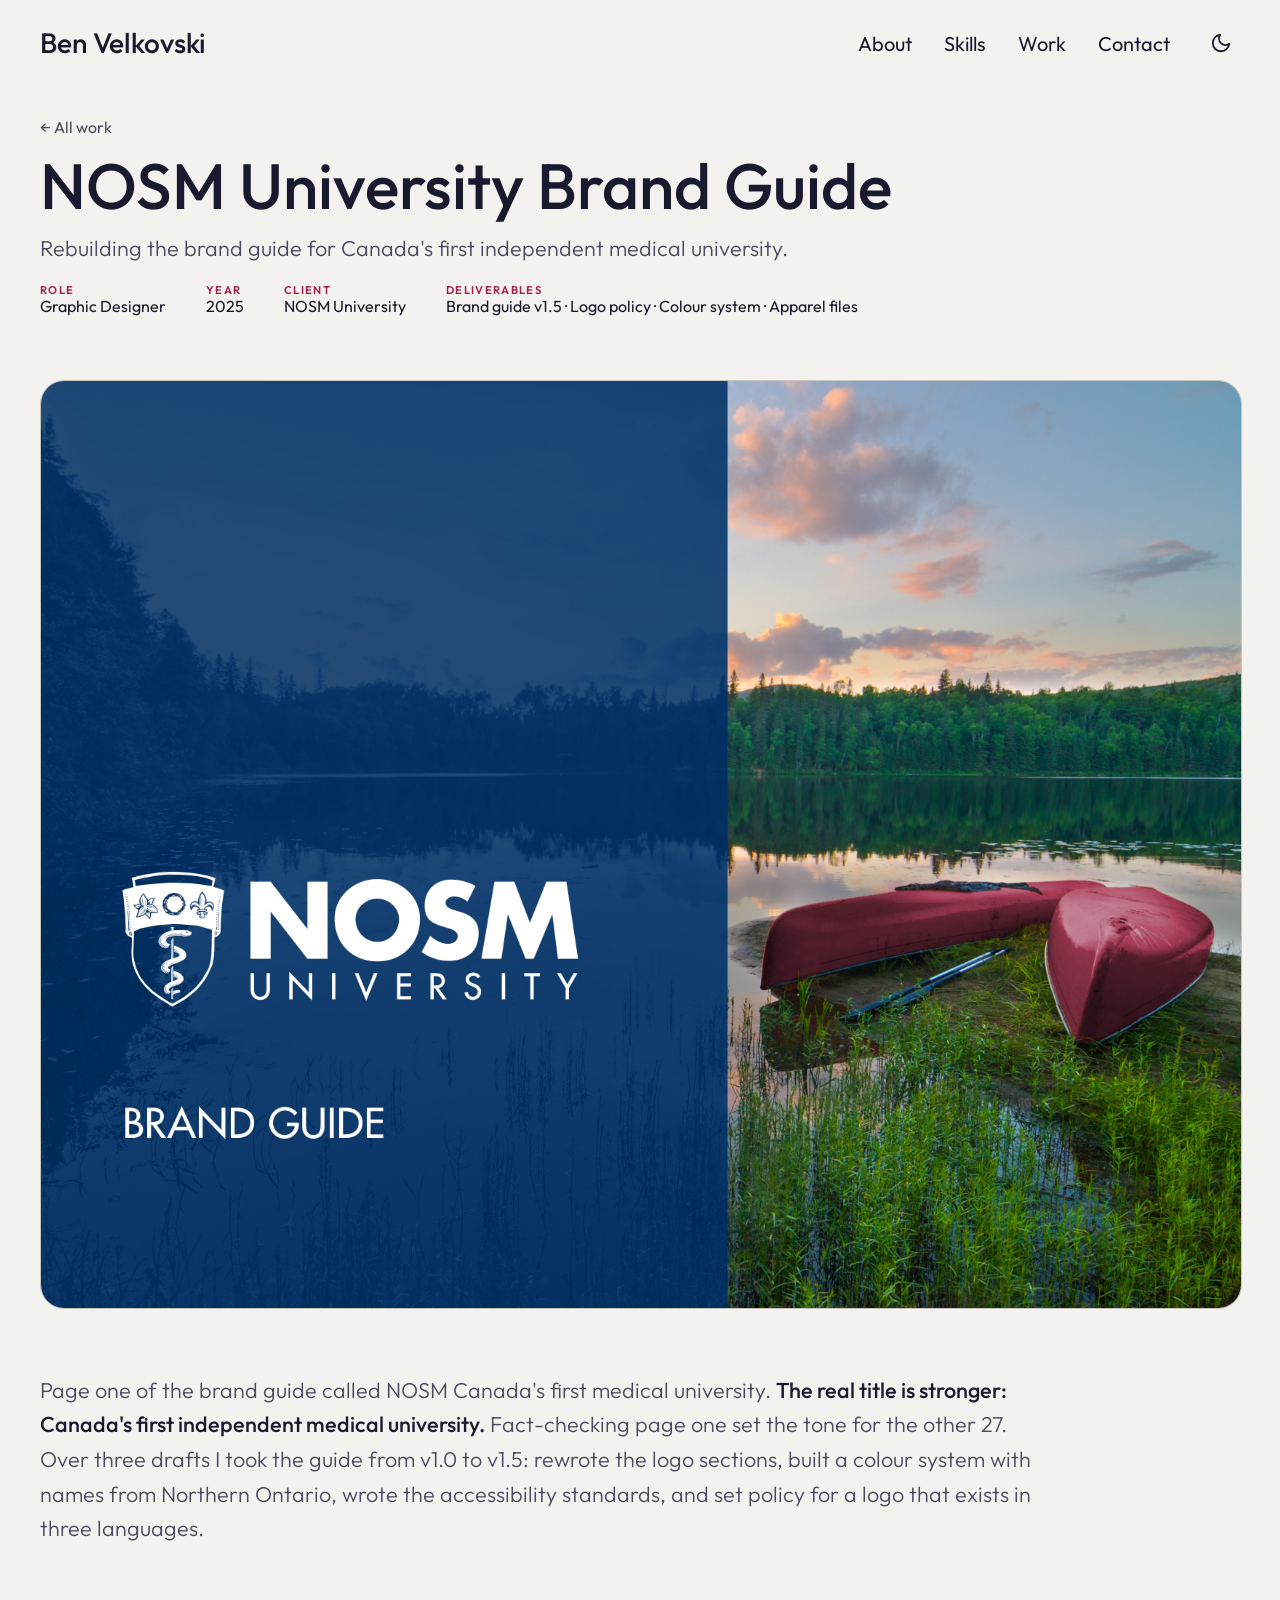
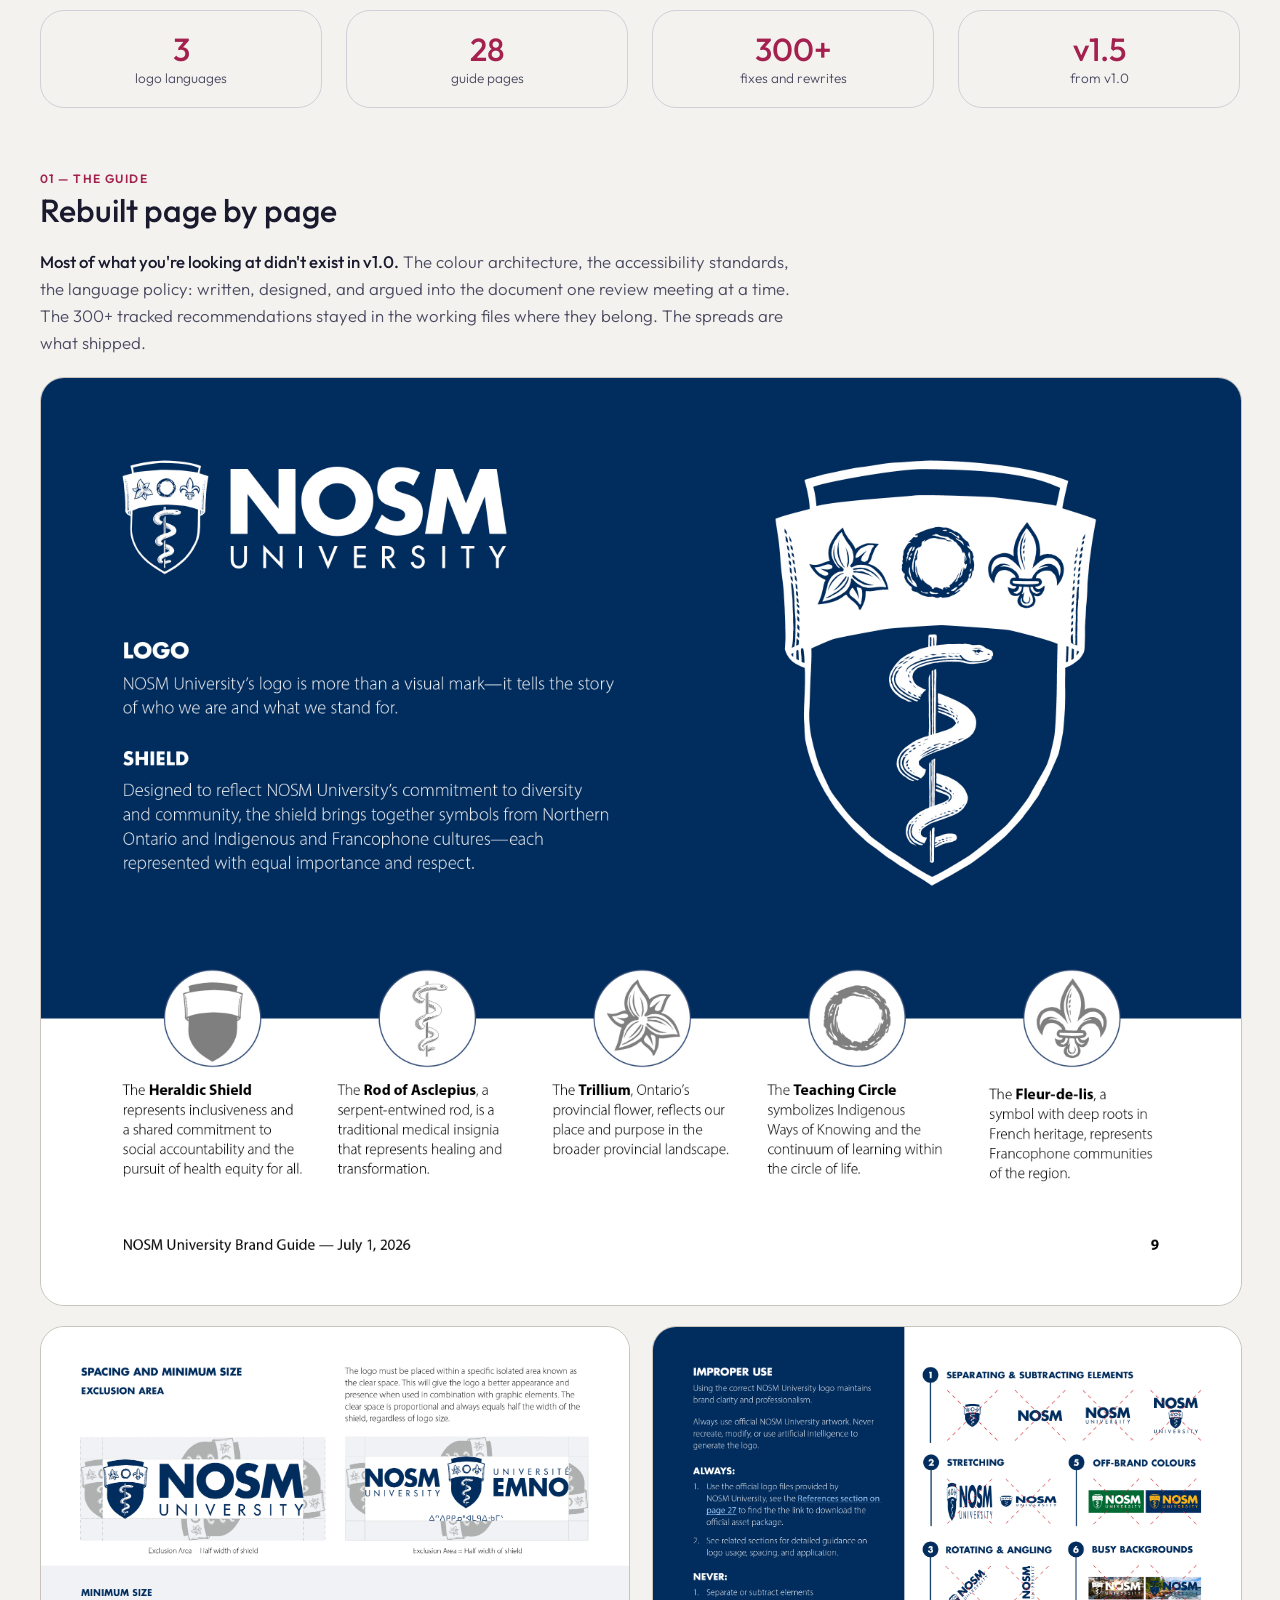
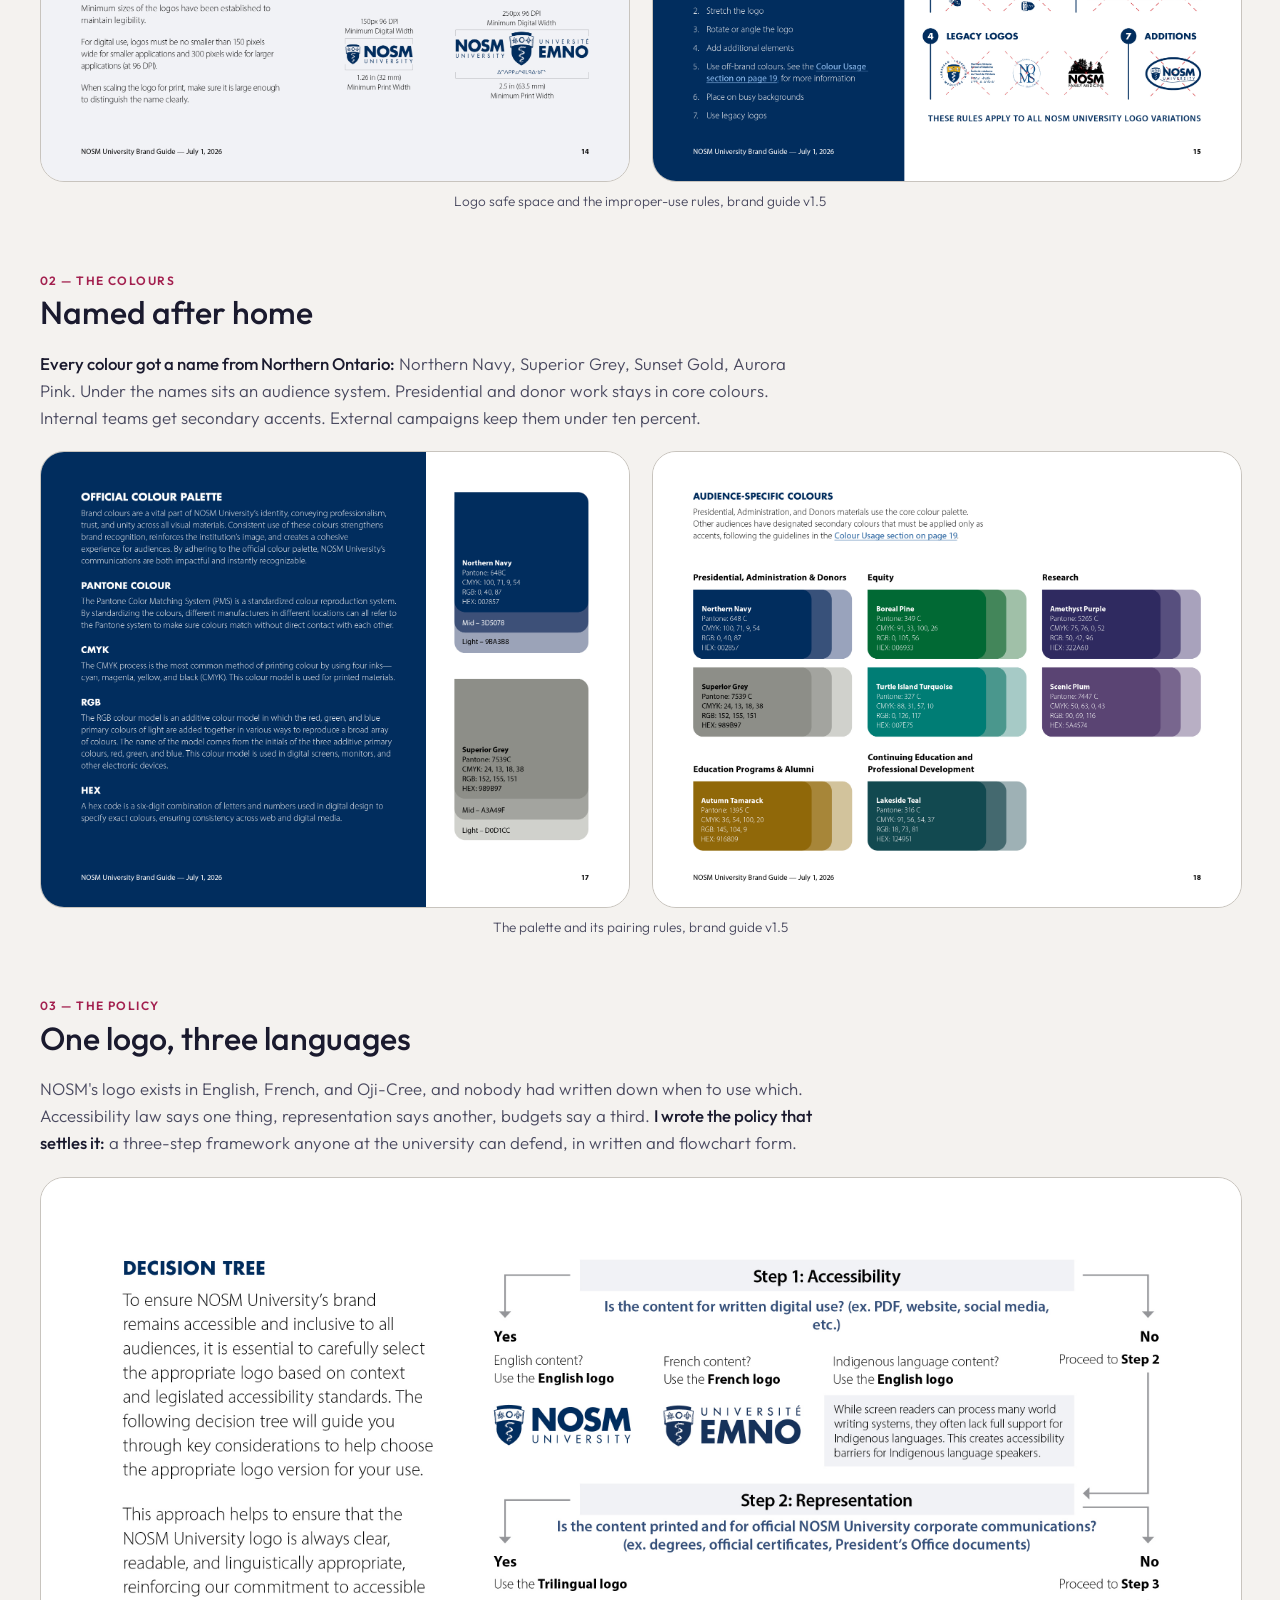
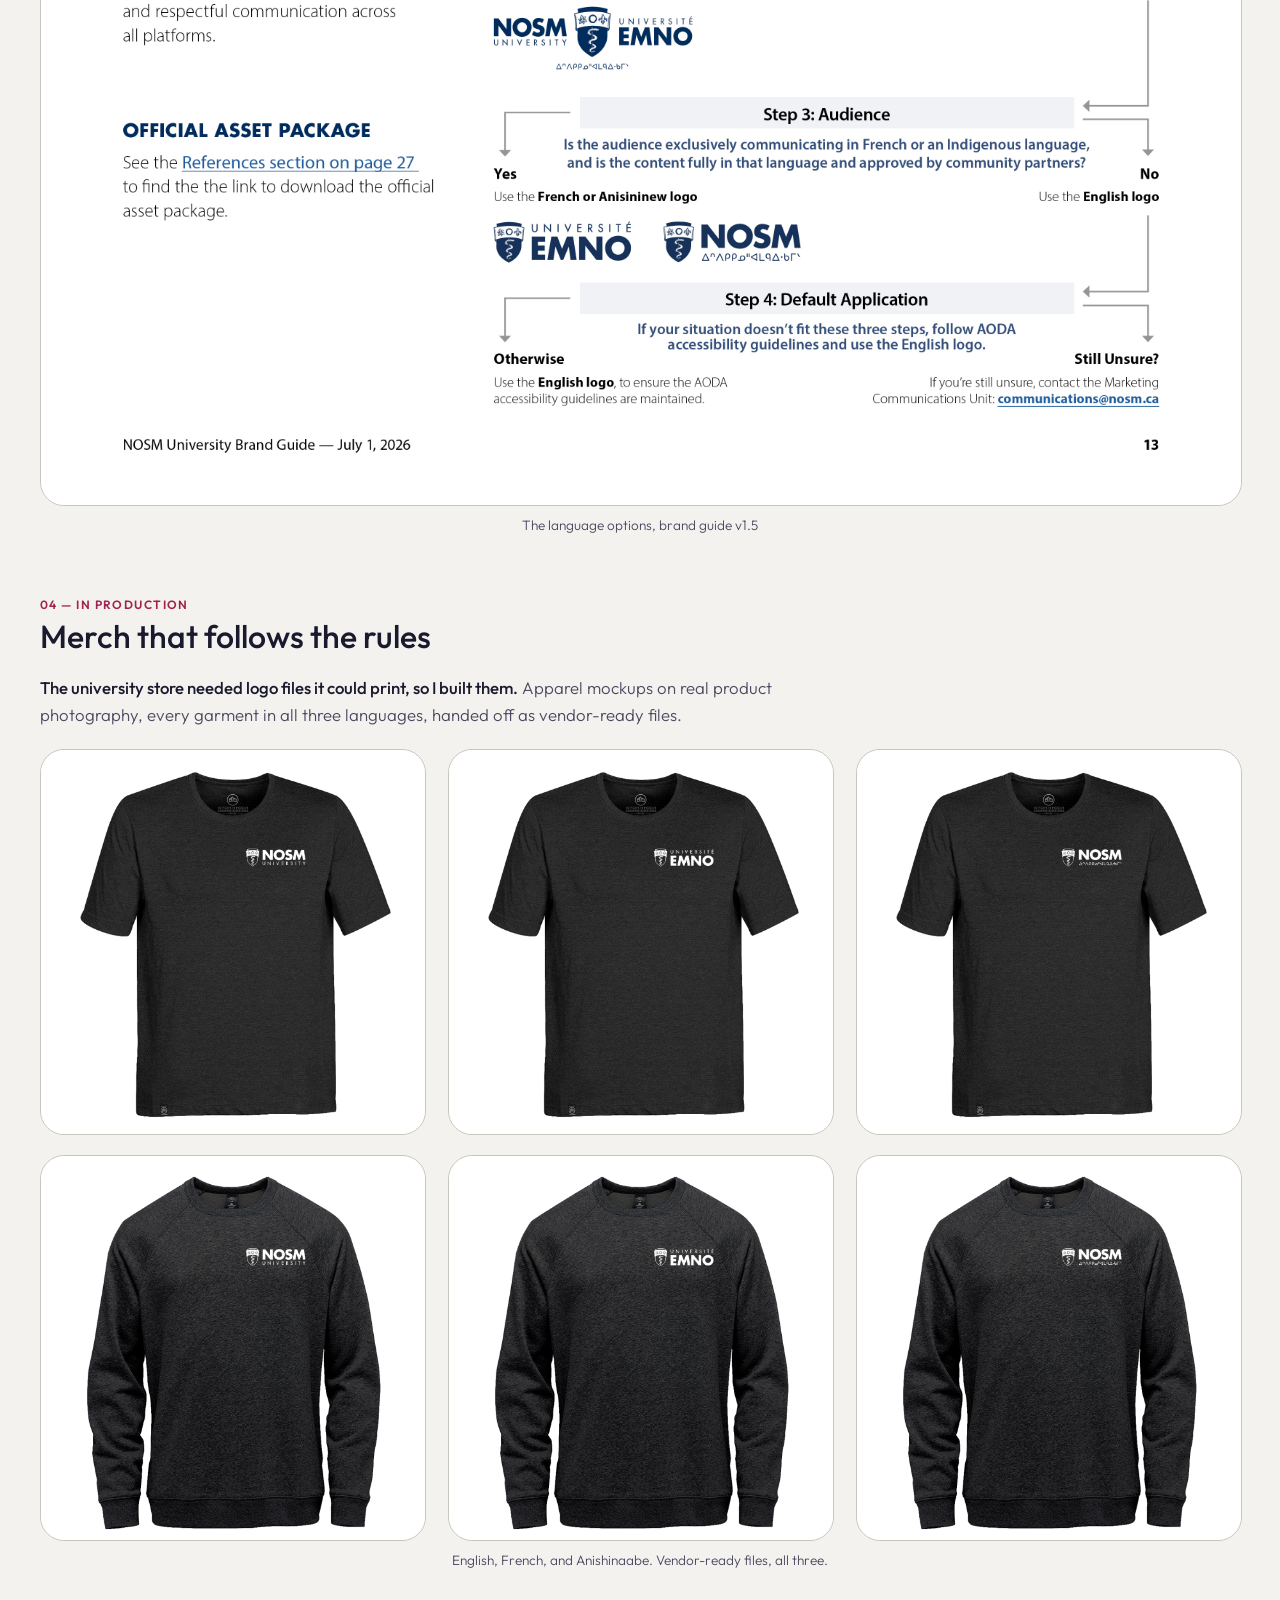
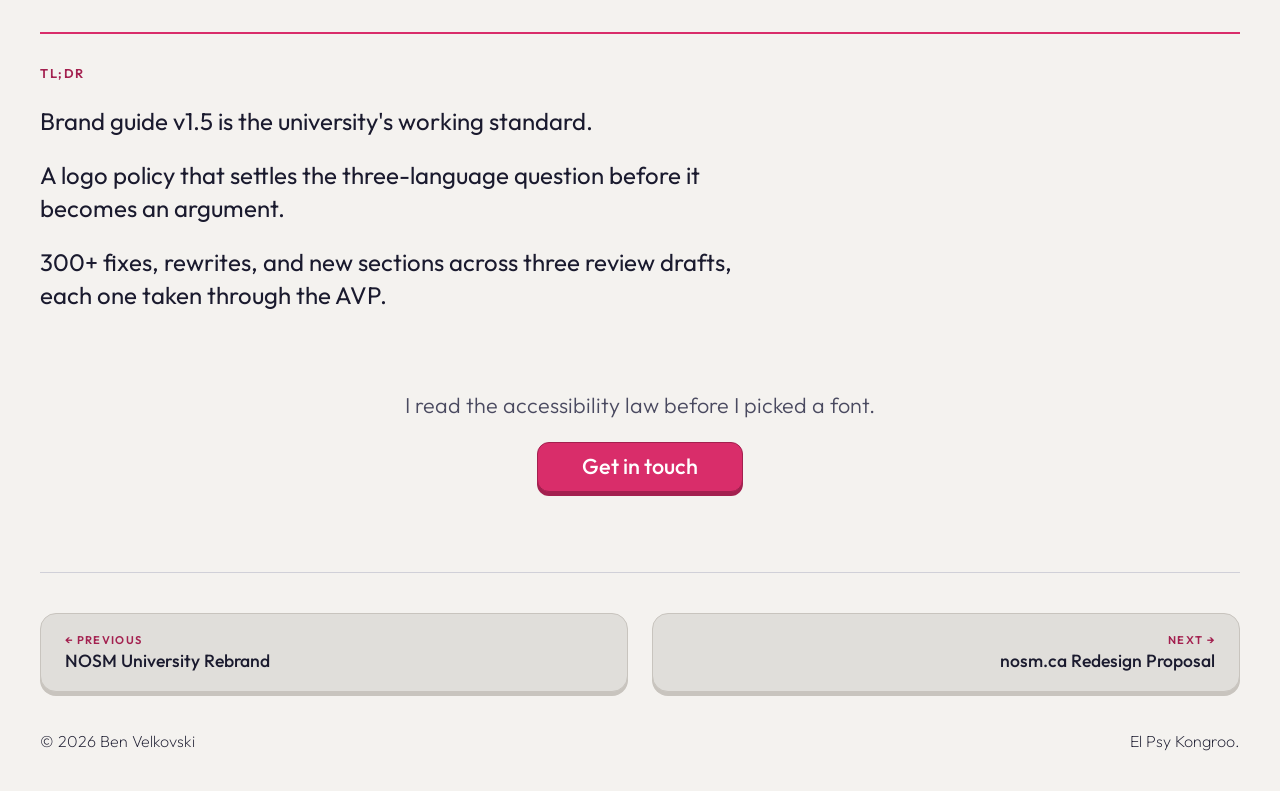
<file: case-studies/nosm-university-brand-guide.html>
<!DOCTYPE html>
<html lang="en">
<head>
    <meta charset="UTF-8">
    <meta name="viewport" content="width=device-width, initial-scale=1.0">
    <title>NOSM University Brand Guide | Ben Velkovski</title>
    <meta name="description" content="Case study: rebuilding NOSM University's brand guide — logo policy for three languages, a colour system named after Northern Ontario, and vendor-ready production.">
    <link rel="canonical" href="https://kovskidesign.com/case-studies/nosm-university-brand-guide.html">
    <link rel="icon" type="image/svg+xml" href="../assets/icons/favicon.svg">

    <meta property="og:type" content="article">
    <meta property="og:title" content="NOSM University Brand Guide — Ben Velkovski">
    <meta property="og:description" content="Rebuilding the brand guide for Canada's first independent medical university: logo policy for three languages, a colour system named after Northern Ontario, and vendor-ready production.">
    <meta property="og:url" content="https://kovskidesign.com/case-studies/nosm-university-brand-guide.html">
    <meta property="og:image" content="https://kovskidesign.com/assets/projects/brandguide/hero.jpg">
    <meta name="twitter:card" content="summary_large_image">

    <!-- Apply the saved theme before first paint to avoid a flash of the wrong theme -->
    <script>
        (function () {
            var theme = null;
            try { theme = localStorage.getItem("theme"); } catch (e) {}
            if (!theme && window.matchMedia("(prefers-color-scheme: light)").matches) theme = "light";
            if (theme) document.documentElement.setAttribute("data-theme", theme);
        })();
    </script>

    <link rel="stylesheet" href="../css/normalize.css">
    <link rel="stylesheet" href="../css/styles.css">
    <link rel="stylesheet" href="../css/case-study.css">
    <script src="../js/main.js" defer></script>

    <!-- Google Fonts -->
    <link rel="preconnect" href="https://fonts.googleapis.com">
    <link rel="preconnect" href="https://fonts.gstatic.com" crossorigin>
    <link href="https://fonts.googleapis.com/css2?family=Outfit:wght@100..900&display=swap" rel="stylesheet">
</head>

<body>
    <a class="skip-link" href="#main">Skip to content</a>
    <nav>
        <a href="../index.html">Ben Velkovski</a>
        <a href="../index.html#about">About</a>
        <a href="../index.html#skills">Skills</a>
        <a href="../index.html#projects">Work</a>
        <a href="../index.html#contact">Contact</a>
        <button id="theme-toggle" aria-label="Light theme" aria-pressed="false">
            <svg class="icon-sun" xmlns="http://www.w3.org/2000/svg" width="22" height="22" viewBox="0 0 24 24" fill="none" stroke="currentColor" stroke-width="2" stroke-linecap="round" stroke-linejoin="round">
                <circle cx="12" cy="12" r="5"/>
                <line x1="12" y1="1" x2="12" y2="3"/><line x1="12" y1="21" x2="12" y2="23"/>
                <line x1="4.22" y1="4.22" x2="5.64" y2="5.64"/><line x1="18.36" y1="18.36" x2="19.78" y2="19.78"/>
                <line x1="1" y1="12" x2="3" y2="12"/><line x1="21" y1="12" x2="23" y2="12"/>
                <line x1="4.22" y1="19.78" x2="5.64" y2="18.36"/><line x1="18.36" y1="5.64" x2="19.78" y2="4.22"/>
            </svg>
            <svg class="icon-moon" xmlns="http://www.w3.org/2000/svg" width="22" height="22" viewBox="0 0 24 24" fill="none" stroke="currentColor" stroke-width="2" stroke-linecap="round" stroke-linejoin="round">
                <path d="M21 12.79A9 9 0 1 1 11.21 3 7 7 0 0 0 21 12.79z"/>
            </svg>
        </button>
    </nav>
    <main id="main">
        <header class="cs-header">
            <a class="cs-back" href="../index.html#projects">← All work</a>
            <h1>NOSM University Brand Guide</h1>
            <p class="cs-subtitle">Rebuilding the brand guide for Canada's first independent medical university.</p>
            <div class="cs-meta">
                <div><p class="cs-meta-label">ROLE</p><p class="cs-meta-value">Graphic Designer</p></div>
                <div><p class="cs-meta-label">YEAR</p><p class="cs-meta-value">2025</p></div>
                <div><p class="cs-meta-label">CLIENT</p><p class="cs-meta-value">NOSM University</p></div>
                <div><p class="cs-meta-label">DELIVERABLES</p><p class="cs-meta-value">Brand guide v1.5 · Logo policy · Colour system · Apparel files</p></div>
            </div>
        </header>

        <section class="cs-section">
        <figure>
            <img src="../assets/projects/brandguide/hero.jpg" alt="Cover of the NOSM University brand guide, version 1.5">
        </figure>
        </section>

        <p class="cs-overview">Page one of the brand guide called NOSM Canada's first medical university. <strong>The real title is stronger: Canada's first independent medical university.</strong> Fact-checking page one set the tone for the other 27. Over three drafts I took the guide from v1.0 to v1.5: rewrote the logo sections, built a colour system with names from Northern Ontario, wrote the accessibility standards, and set policy for a logo that exists in three languages.</p>

        <section class="cs-stats" aria-label="Project at a glance">
            <div class="cs-stat"><p class="cs-stat-num">3</p><p class="cs-stat-label">logo languages</p></div>
            <div class="cs-stat"><p class="cs-stat-num">28</p><p class="cs-stat-label">guide pages</p></div>
            <div class="cs-stat"><p class="cs-stat-num">300+</p><p class="cs-stat-label">fixes and rewrites</p></div>
            <div class="cs-stat"><p class="cs-stat-num">v1.5</p><p class="cs-stat-label">from v1.0</p></div>
        </section>

        <section class="cs-section">
            <h2><span class="cs-kicker" aria-hidden="true">01 — THE GUIDE</span>Rebuilt page by page</h2>
            <p class="cs-caption"><strong>Most of what you're looking at didn't exist in v1.0.</strong> The colour architecture, the accessibility standards, the language policy: written, designed, and argued into the document one review meeting at a time. The 300+ tracked recommendations stayed in the working files where they belong. The spreads are what shipped.</p>
            <figure>
                <img src="../assets/projects/brandguide/spread-1.jpg" alt="Brand guide spread explaining the NOSM shield: the heraldic shield, rod of Asclepius, trillium, teaching circle, and fleur-de-lis">
            </figure>
            <figure>
                <div class="cs-grid">
                    <img src="../assets/projects/brandguide/logo-spacing.jpg" alt="Brand guide spread showing the safe space around the NOSM logo">
                    <img src="../assets/projects/brandguide/spread-3.jpg" alt="Brand guide spread showing improper logo use: stretching, rotating, off-brand colours, busy backgrounds">
                </div>
                <figcaption>Logo safe space and the improper-use rules, brand guide v1.5</figcaption>
            </figure>
        </section>

        <section class="cs-section">
            <h2><span class="cs-kicker" aria-hidden="true">02 — THE COLOURS</span>Named after home</h2>
            <p class="cs-caption"><strong>Every colour got a name from Northern Ontario:</strong> Northern Navy, Superior Grey, Sunset Gold, Aurora Pink. Under the names sits an audience system. Presidential and donor work stays in core colours. Internal teams get secondary accents. External campaigns keep them under ten percent.</p>
            <figure>
                <div class="cs-grid">
                    <img src="../assets/projects/brandguide/colour-1.jpg" alt="Brand guide colour palette page with Northern Navy and Superior Grey">
                    <img src="../assets/projects/brandguide/colour-2.jpg" alt="Brand guide page pairing affiliate logos with their colour systems">
                </div>
                <figcaption>The palette and its pairing rules, brand guide v1.5</figcaption>
            </figure>
        </section>

        <section class="cs-section">
            <h2><span class="cs-kicker" aria-hidden="true">03 — THE POLICY</span>One logo, three languages</h2>
            <p class="cs-caption">NOSM's logo exists in English, French, and Oji-Cree, and nobody had written down when to use which. Accessibility law says one thing, representation says another, budgets say a third. <strong>I wrote the policy that settles it:</strong> a three-step framework anyone at the university can defend, in written and flowchart form.</p>
            <figure>
                <img src="../assets/projects/brandguide/logos-trilingual.jpg" alt="Brand guide page showing the English, French, Anisininew, and trilingual logo variants">
                <figcaption>The language options, brand guide v1.5</figcaption>
            </figure>
        </section>

        <section class="cs-section">
            <h2><span class="cs-kicker" aria-hidden="true">04 — IN PRODUCTION</span>Merch that follows the rules</h2>
            <p class="cs-caption"><strong>The university store needed logo files it could print, so I built them.</strong> Apparel mockups on real product photography, every garment in all three languages, handed off as vendor-ready files.</p>
            <figure>
                <div class="cs-grid-3">
                    <img src="../assets/projects/brandguide/tee-eng.jpg" alt="T-shirt mockup with the English NOSM University logo">
                    <img src="../assets/projects/brandguide/tee-fr.jpg" alt="T-shirt mockup with the French NOSM University logo">
                    <img src="../assets/projects/brandguide/tee-ani.jpg" alt="T-shirt mockup with the Anishinaabe NOSM University logo">
                </div>
            </figure>
            <figure>
                <div class="cs-grid-3">
                    <img src="../assets/projects/brandguide/sweater-eng.jpg" alt="Sweater mockup with the English NOSM University logo">
                    <img src="../assets/projects/brandguide/sweater-fr.jpg" alt="Sweater mockup with the French NOSM University logo">
                    <img src="../assets/projects/brandguide/sweater-ani.jpg" alt="Sweater mockup with the Anishinaabe NOSM University logo">
                </div>
                <figcaption>English, French, and Anishinaabe. Vendor-ready files, all three.</figcaption>
            </figure>
        </section>

        <section class="cs-outcome">
            <h2>TL;DR</h2>
            <ul>
                <li>Brand guide v1.5 is the university's working standard.</li>
                <li>A logo policy that settles the three-language question before it becomes an argument.</li>
                <li>300+ fixes, rewrites, and new sections across three review drafts, each one taken through the AVP.</li>
            </ul>
        </section>

        <section class="cs-cta">
            <p>I read the accessibility law before I picked a font.</p>
            <a class="btn primary" href="../index.html#contact">Get in touch</a>
        </section>

        <nav class="cs-pager" aria-label="More projects">
            <a href="nosm-rebrand.html">
                <p class="cs-pager-label">← PREVIOUS</p>
                <p class="cs-pager-title">NOSM University Rebrand</p>
            </a>
            <a class="cs-pager-next" href="nosm-website-redesign.html">
                <p class="cs-pager-label">NEXT →</p>
                <p class="cs-pager-title">nosm.ca Redesign Proposal</p>
            </a>
        </nav>
    </main>
    <footer>
        <p>© 2026 Ben Velkovski</p>
        <p>El Psy Kongroo.</p>
    </footer>
</body>
</html>
</file>
<file: css/styles.css>
:root {
    color-scheme: dark;

    /* Neutrals */
    --page-bg: #1a1a2e;
    --border: #3a3a5c;

    /* Text */
    --text: #e0e0e8;
    --text-desc: #aaaac0;
    --text-muted: #5a5a78;

    /* Accents */
    --sakura: #d92d6a;
    --sakura-dark: #a3204f;
    /* sakura tuned for small text on card backgrounds (4.5:1+) */
    --sakura-text: #ff7aa8;

    --btn-bg: #363660;
    --btn-shadow: #2c2c50;
}

[data-theme="light"] {
    color-scheme: light;

    --page-bg: #f4f2ef;
    --border: #d0d0d8;

    --text: #1a1a2e;
    --text-desc: #4a4a60;
    --text-muted: #8a8aa0;

    --sakura-text: #a3204f;

    --btn-bg: #e0deda;
    --btn-shadow: #c8c4be;
}

html {
    scroll-behavior: smooth;
}

/* visually hidden but available to screen readers */
.sr-only {
    position: absolute;
    width: 1px;
    height: 1px;
    padding: 0;
    margin: -1px;
    overflow: hidden;
    clip-path: inset(50%);
    white-space: nowrap;
}

.skip-link,
.skip-link:visited {
    position: absolute;
    left: 1rem;
    top: -4rem;
    z-index: 10;
    padding: .5rem 1rem;
    border-radius: 0 0 8px 8px;
    background: var(--sakura);
    color: #fff;
    transition: top .2s;
}
.skip-link:focus {
    top: 0;
}

a:focus-visible,
button:focus-visible {
    outline: 2px solid var(--text);
    outline-offset: 3px;
}

body {
    max-width: 75em;
    margin: 0 auto;
    padding: 0 2rem;
    font-family: "Outfit", sans-serif;
    color: var(--text);
    background-color: var(--page-bg);
    min-height: 100vh;
    display: flex;
    flex-direction: column;
}

/* scoped to the top bar: case-study pages have a second <nav> (the
   prev/next pager) that must not inherit these */
body > nav {
    font-size: 1.25rem;
    font-weight: 400;
    display: flex;
    align-items: center;
    padding: 1.5rem 0;
    gap: 2rem;
}

body > nav a:first-child {
    font-weight: 500;
    font-size: 1.75rem;
    margin-right: auto;
}

.hero {
    min-height: 90vh;
    display: flex;
    flex-direction: column;
    align-items: center;
    justify-content: center;
    gap: 1.5rem;
    text-align: center;
}

.hero h1 {
    font-size: clamp(3rem, 9vw, 6rem);
    line-height: 1.1;
    margin: 0 0 0 0;
    font-weight: 500;
}

.typewriter {
    margin: 2.5rem 0;
    color: var(--text-desc);
    font-size: clamp(1.4rem, 4vw, 2rem);
}

.typewriter p {
    margin: 0;
}

.typewriter-text {
    border-right: 2px solid var(--sakura);
    padding-right: .2rem;
    animation: caret-blink 1.1s steps(2) infinite;
}

@keyframes caret-blink {
    50% { border-color: transparent; }
}

.hero-actions {
    display: flex;
    flex-wrap: wrap;
    gap: 1rem;
    justify-content: center;
}

h2 {
    text-align: center;
    font-size: 3rem;
    font-weight: 500;
}
h3 {
    text-align: center;
    font-size: 1.25rem;
    font-weight: 500;
    margin: 0;
}

.aboutbody {
    display: flex;
    flex-direction: row;
    gap: 2rem
}

.aboutimg {
    flex: 1;
    min-width: 0;
    width: 100%;
    object-fit: cover;
    border-radius: 24px;
}

.aboutcontent {
    flex: 2;
    margin: 1rem;
}

.card p {
    line-height: 1.5rem;
    margin: 0;
    color: var(--text-desc);
}
.card img {
    height: 2rem;
}

.cards {
    display: flex;
    flex-direction: row;
    gap: 3rem;
}
.card {
    display: flex;
    flex: 1;
    flex-direction: column;
    gap: .5rem;
    padding: 1.25rem;
    border-radius: 24px;
    text-align: center;
    border: 1px solid var(--text-desc);
    justify-content: center;
}

.aboutdesc {
    font-size: 1.5rem;
    line-height: 2rem;
    font-weight: 200;
    color: var(--text-desc);
}

.hero-name {
    position: relative;
}

.avatar {
    position: absolute;
    bottom: 100%;
    left: 0;
    width: 5rem;
    animation: bug-walk 6s linear infinite;
}

.avatar img {
    display: block;
    /* dark is the default theme, so the inverted look is the base state.
       smoothly cross-fade the filter when the user toggles themes. */
    transition: filter .3s ease;
    filter: invert(1) hue-rotate(180deg);
    width: 5rem;
}

/* light mode uses the original, un-inverted gif */
[data-theme="light"] .avatar img {
    filter: none;
}

@keyframes bug-walk {
    0%   { left: 0%;                transform: scaleX(-1);  }
    49%  { left: calc(100% - 5rem); transform: scaleX(-1);  }
    50%  { left: calc(100% - 5rem); transform: scaleX(1); }
    100% { left: 0%;                transform: scaleX(1); }
}

.skillcontent {
    display: grid;
    grid-template-columns: repeat(auto-fill, 8.5rem);
    justify-content: center;
    gap: 1rem;
}

.skillitem p {
    margin: 0;
    font-size: .8rem;
    font-weight: 300;
    padding-top: .25rem;
    color: var(--text-desc);
}
.skillitem .skillname {
    font-size: 1.1rem;
    font-weight: 500;
    color: var(--text);
    padding-top: 0;
}

.skillitem {
    border: 1px solid var(--btn-shadow);
    border-radius: 24px;
    background-color: var(--btn-bg);
    display: flex;
    flex-direction: column;
    justify-content: center;
    text-align: center;
    aspect-ratio: 1/1;
}

.skillitem img {
    height: 3.25rem;
    padding-bottom: .6rem;
}

/* projects */
.projectsbody {
    display: grid;
    grid-template-columns: repeat(2, 1fr);
    gap: 1.5rem;
}

.project-card {
    border: 1px solid var(--btn-shadow);
    border-radius: 24px;
    background-color: var(--btn-bg);
    overflow: hidden;
    display: flex;
    flex-direction: column;
    color: var(--text);
    text-decoration: none;
    box-shadow: 0 4px 0 var(--btn-shadow);
    transform: translateY(0);
    transition: transform 0.1s, box-shadow 0.1s;
}

.project-card.flagship {
    grid-column: 1 / -1;
}

.project-card:hover {
    transform: translateY(-4px);
    box-shadow: 0 8px 0 var(--btn-shadow);
}

/* press affordance only when cards are real links (case study pages) */
a.project-card {
    cursor: pointer;
}

a.project-card:active {
    transform: translateY(4px);
    box-shadow: 0 1px 0 var(--btn-shadow);
}

.project-media {
    position: relative;
    height: 18rem;
    flex-shrink: 0;
    background-color: var(--page-bg);
    overflow: hidden;
}

.project-media img {
    width: 100%;
    height: 100%;
    object-fit: cover;
    display: block;
}

.project-num,
.project-flag {
    position: absolute;
    top: 1rem;
    background-color: var(--page-bg);
    color: var(--text);
    border-radius: 999px;
    font-size: .75rem;
    font-weight: 600;
    padding: .4rem .9rem;
    letter-spacing: .05em;
    z-index: 1;
}

.project-num {
    left: 1rem;
}

.project-flag {
    right: 1rem;
    letter-spacing: .12em;
}

.project-info {
    flex: 1;
    padding: 1.5rem;
    display: flex;
    flex-direction: column;
    gap: .75rem;
}

.project-info h3 {
    text-align: left;
    font-size: 1.35rem;
}

.project-info > p {
    margin: 0;
    color: var(--text-desc);
    font-weight: 300;
    line-height: 1.5;
}

.project-tags {
    display: flex;
    gap: .5rem;
    flex-wrap: wrap;
    margin-top: auto;
    padding-top: .5rem;
}

.project-tag {
    border: 1px solid var(--border);
    border-radius: 999px;
    padding: .3rem .8rem;
    font-size: .7rem;
    font-weight: 500;
    letter-spacing: .12em;
    color: var(--text-desc);
}

/* contact */
.contact-cards {
    display: grid;
    grid-template-columns: repeat(3, 1fr);
    gap: 1.5rem;
}

.contact-card {
    display: flex;
    align-items: center;
    gap: 1rem;
    padding: 1.25rem 1.5rem;
    border: 1px solid var(--btn-shadow);
    border-radius: 24px;
    background-color: var(--btn-bg);
    color: var(--text);
    text-decoration: none;
    cursor: pointer;
    box-shadow: 0 4px 0 var(--btn-shadow);
    transform: translateY(0);
    transition: transform 0.1s, box-shadow 0.1s;
}

.contact-card:hover {
    transform: translateY(-4px);
    box-shadow: 0 8px 0 var(--btn-shadow);
}

.contact-card:active {
    transform: translateY(4px);
    box-shadow: 0 1px 0 var(--btn-shadow);
}

.contact-info {
    display: flex;
    flex-direction: column;
    min-width: 0;
}

.contact-label {
    margin: 0;
    font-size: 1.05rem;
    font-weight: 500;
    line-height: 1.3;
}

.contact-value {
    margin: 0;
    font-size: .8rem;
    font-weight: 300;
    color: var(--text-desc);
    overflow-wrap: anywhere;
}

/* timeline */
.timeline {
    display: flex;
    flex-direction: column;
    padding-left: 2rem;
    gap: 2rem;
}

.timeline-entry {
    display: flex;
    align-items: center;
    gap: 2rem;
    position: relative;
}

/* line segment */
.timeline-entry::after {
    content: "";
    position: absolute;
    left: -2rem;
    top: 0;
    bottom: -2rem;
    width: 1px;
    background: var(--text-desc);
    transform: translateX(-50%);
}

.timeline-entry:first-child::after {
    top: 50%;
}

.timeline-entry:last-child::after {
    bottom: 50%;
}

/* dot */
.timeline-entry::before {
    content: "";
    position: absolute;
    left: -2rem;
    top: 50%;
    transform: translate(-50%, -50%);
    width: .6rem;
    height: .6rem;
    border-radius: 50%;
    border: 2px solid var(--sakura);
    background-color: var(--page-bg);
    z-index: 1;
}

.timeline-entry:first-child::before {
    background-color: var(--sakura);
}

.timeline-date {
    min-width: 8rem;
    font-size: 1rem;
    font-weight: 300;
    color: var(--text-desc);
}

.timeline-card {
    flex: 1;
    padding: 1.5rem;
    border: 1px solid var(--border);
    border-radius: 16px;
    background-color: var(--btn-bg);
}

.timeline-org {
    font-size: .75rem;
    font-weight: 600;
    letter-spacing: .1em;
    color: var(--sakura-text);
    margin: 0 0 .25rem;
}

.timeline-card h3 {
    text-align: left;
    margin: 0 0 .25rem;
}

.timeline-card p:last-child {
    margin: 0;
    color: var(--text-desc);
    font-weight: 300;
}

main {
    display: flex;
    flex-direction: column;
    gap: 6rem;
}

.btn {
    display: inline-flex;
    align-items: center;
    justify-content: center;
    width: 10rem;
    padding: .7rem 1.4rem;
    background: var(--btn-bg);
    border: 1px solid var(--btn-shadow);
    border-radius: 12px;
    font-size: 1.35rem;
    font-weight: 500;
    color: var(--text);
    cursor: pointer;
    box-shadow: 0 4px 0 var(--btn-shadow);
    transform: translateY(0);
    transition: transform 0.1s, box-shadow 0.1s;
    text-decoration: none;
    line-height: 1.2;
}

.btn:hover { transform: translateY(-4px); box-shadow: 0 8px 0 var(--btn-shadow); }
.btn:active { transform: translateY(4px); box-shadow: 0 1px 0 var(--btn-shadow); }

.btn.primary {
    background: var(--sakura);
    border-color: var(--sakura-dark);
    box-shadow: 0 4px 0 var(--sakura-dark);
    color: #fff;
}
.btn.primary:hover { box-shadow: 0 8px 0 var(--sakura-dark); }
.btn.primary:active { box-shadow: 0 1px 0 var(--sakura-dark); }

/* icon styling */
.icons {
    display: flex;
    column-gap: 1.5rem;
}
.icon {
    width: 2rem;
    height: 2rem;
    padding: .75rem;
    display: inline-flex;
    align-items: center;
    justify-content: center;
    color: var(--text);
    border-radius: 50%;
    background-color: var(--btn-bg);
    /* ring drawn with box-shadow so outline stays free for keyboard focus */
    --ring-gap: var(--page-bg);
    box-shadow: 0 0 0 2px var(--btn-shadow);
    transition-property: box-shadow, background-color;
    transition-duration: .25s;
}

.contact-card .icon {
    --ring-gap: var(--btn-bg);
}

/* the icon SVGs hardcode a near-white fill — darken them on light backgrounds,
   and restore white on hover when the background becomes a brand colour */
[data-theme="light"] .icon img {
    filter: invert(.85);
}
[data-theme="light"] .icon:hover img,
[data-theme="light"] .contact-card:hover .icon img {
    filter: none;
}

.icon:hover,
.contact-card:hover .icon {
    animation: shake .75s;
}

.icon--instagram:hover,
.contact-card:hover .icon--instagram {
    background-image: radial-gradient(circle at 30% 107%,
    #fdf497 0%, #fdf497 5%,
    #fd5949 45%, #d6249f 60%,
    #285AEB 90%);
    box-shadow: 0 0 0 2px var(--ring-gap), 0 0 0 4px #a02d76;
}
.icon--linkedin:hover,
.contact-card:hover .icon--linkedin {
    background-color: #0077b5;
    box-shadow: 0 0 0 2px var(--ring-gap), 0 0 0 4px #0077b5;
}
.icon--github:hover,
.contact-card:hover .icon--github {
    background-color: #2ea44f;
    box-shadow: 0 0 0 2px var(--ring-gap), 0 0 0 4px #2ea44f;
}
.icon--email:hover,
.contact-card:hover .icon--email {
    background-color: var(--sakura);
    box-shadow: 0 0 0 2px var(--ring-gap), 0 0 0 4px var(--sakura-dark);
}

@keyframes shake {
    10% { transform: rotate(10deg); }
    20% { transform: rotate(-10deg); }
    30% { transform: rotate(10deg); }
    40% { transform: rotate(-10deg); }
}

footer {
    margin-top: auto;
    font-size: 1rem;
    font-weight: 200;
    display: flex;
    justify-content: space-between;
    align-items: center;
    padding: 1.5rem 0;
}

#theme-toggle {
    background: none;
    border: none;
    color: var(--text);
    cursor: pointer;
    padding: .5rem;
    display: flex;
    align-items: center;
    transition: color .25s;
}
#theme-toggle:hover { color: var(--sakura); }

[data-theme="light"] .icon-sun,
.icon-moon { display: none; }

[data-theme="light"] .icon-moon { display: block; }

a {
    color: var(--text);
    text-decoration: none;
}
a:visited {
    color: var(--text);
    text-decoration: none;
}

/* ===== responsive ===== */

/* tablet / small laptop */
@media (max-width: 64em) {
    .projectsbody {
        grid-template-columns: repeat(2, 1fr);
    }

    .contact-cards {
        grid-template-columns: repeat(2, 1fr);
    }
}

/* tablet portrait / large phone */
@media (max-width: 48em) {
    body > nav {
        flex-wrap: wrap;
        gap: 1rem 1.5rem;
        font-size: 1.1rem;
    }

    h2 {
        font-size: 2.25rem;
    }

    main {
        gap: 4rem;
    }

    .hero h1 {
        margin-top: 0rem;
    }

    .aboutbody {
        flex-direction: column;
    }

    .aboutimg {
        max-width: 24rem;
        margin: 0 auto;
    }

    .aboutcontent {
        margin: 1rem 0 0 0;
    }

    .aboutdesc {
        font-size: 1.25rem;
        line-height: 1.6;
    }

    .projectsbody {
        grid-template-columns: 1fr;
    }

    .contact-cards {
        grid-template-columns: 1fr;
    }

    .timeline-entry {
        flex-direction: column;
        align-items: flex-start;
        gap: .5rem;
    }

    /* anchor the dot and line endpoints to the date row instead of entry centre */
    .timeline-entry::before {
        top: .8rem;
    }

    .timeline-entry:first-child::after {
        top: .8rem;
    }

    .timeline-entry:last-child::after {
        bottom: auto;
        top: 0;
        height: .8rem;
    }
}

/* phone */
@media (max-width: 30em) {
    body {
        padding: 0 1.25rem;
    }

    .cards {
        flex-direction: column;
        gap: 1rem;
    }

    .hero-actions {
        flex-direction: column;
        width: min(100%, 18rem);
    }

    .btn {
        width: 100%;
    }

    .project-media {
        height: 14rem;
    }

    footer {
        flex-direction: column;
        gap: .25rem;
        text-align: center;
    }
}

/* respect users who turn animations off */
@media (prefers-reduced-motion: reduce) {
    html {
        scroll-behavior: auto;
    }

    *,
    *::before,
    *::after {
        animation-duration: .01ms !important;
        animation-iteration-count: 1 !important;
        transition-duration: .01ms !important;
    }

    .typewriter-text {
        border-right-color: var(--sakura);
    }
}
</file>
<file: css/case-study.css>
/* case-study.css — layout for case-studies/*.html, layered on styles.css tokens */

.cs-header {
    padding-top: 2rem;
    display: flex;
    flex-direction: column;
    gap: 1rem;
    align-items: flex-start;
}

.cs-back,
.cs-back:visited {
    color: var(--text-desc);
    font-size: 1rem;
    transition: color .2s;
}
.cs-back:hover {
    color: var(--sakura-text);
}

.cs-header h1 {
    margin: 0;
    font-size: clamp(2.5rem, 6vw, 4rem);
    line-height: 1.05;
    font-weight: 500;
}

.cs-subtitle {
    margin: 0;
    font-size: 1.35rem;
    font-weight: 300;
    color: var(--text-desc);
}

.cs-meta {
    display: flex;
    flex-wrap: wrap;
    gap: 1rem 2.5rem;
    margin-top: .5rem;
}

.cs-meta-label {
    margin: 0;
    font-size: .7rem;
    font-weight: 600;
    letter-spacing: .12em;
    color: var(--sakura-text);
}

.cs-meta-value {
    margin: 0;
    font-size: 1rem;
    font-weight: 400;
}

.cs-overview {
    font-size: 1.35rem;
    line-height: 1.6;
    font-weight: 300;
    color: var(--text-desc);
    max-width: 46em;
    margin: 0;
}

/* at-a-glance stat strip */
.cs-stats {
    display: grid;
    grid-template-columns: repeat(4, 1fr);
    gap: 1.5rem;
}

.cs-stat {
    border: 1px solid var(--border);
    border-radius: 24px;
    padding: 1.25rem;
    text-align: center;
}

.cs-stat-num {
    margin: 0;
    font-size: 2rem;
    font-weight: 500;
    color: var(--sakura-text);
}

.cs-stat-label {
    margin: .25rem 0 0;
    font-size: .85rem;
    font-weight: 300;
    color: var(--text-desc);
}

/* repeating content unit */
.cs-section {
    display: flex;
    flex-direction: column;
    gap: 1.25rem;
}

.cs-section h2 {
    text-align: left;
    font-size: 2rem;
    margin: 0;
}

/* numbered narrative label above each section heading */
.cs-kicker {
    display: block;
    font-size: .75rem;
    font-weight: 600;
    letter-spacing: .12em;
    color: var(--sakura-text);
    margin-bottom: .4rem;
}

.cs-caption {
    margin: 0;
    max-width: 46em;
    font-size: 1.05rem;
    line-height: 1.6;
    font-weight: 300;
    color: var(--text-desc);
}

/* anchor phrases: one bolded claim per paragraph so the text doesn't
   read as an undifferentiated wash */
.cs-caption strong,
.cs-overview strong {
    color: var(--text);
    font-weight: 500;
}

.cs-section figure {
    margin: 0;
}

/* covers images in section figures AND the bare hero (figure.cs-section > img) */
.cs-section img {
    display: block;
    width: 100%;
    border-radius: 24px;
    border: 1px solid var(--btn-shadow);
}

/* page-shaped scans (portrait documents): cap width so a full-width
   letter page doesn't tower over the layout at desktop sizes */
.cs-section figure.cs-doc img,
figure.cs-section.cs-doc img {
    max-width: 42rem;
    margin: 0 auto;
}

/* tighter cap for phone-shaped media (9:16 gifs, story mockups) */
.cs-section figure.cs-doc-narrow img,
figure.cs-section.cs-doc-narrow img {
    max-width: 24rem;
    margin: 0 auto;
}

.cs-section figcaption {
    margin-top: .75rem;
    text-align: center;
    font-size: .85rem;
    font-weight: 300;
    color: var(--text-desc);
}

/* tighter rhythm than the homepage's 6rem section gap */
main {
    gap: 4rem;
}

.cs-grid {
    display: grid;
    grid-template-columns: repeat(2, 1fr);
    gap: 1.5rem;
}

/* outcome: the page's TL;DR — a ledger-style totals line. Sakura rule on
   top, small label, results set big in full text colour so they pop
   against the muted captions. No box. */
.cs-outcome {
    border-top: 2px solid var(--sakura);
    padding-top: 2rem;
    display: flex;
    flex-direction: column;
    gap: 1.5rem;
}

.cs-outcome h2 {
    text-align: left;
    margin: 0;
    font-size: .8rem;
    font-weight: 600;
    letter-spacing: .12em;
    color: var(--sakura-text);
}

.cs-outcome ul {
    list-style: none;
    margin: 0;
    padding: 0;
    display: flex;
    flex-direction: column;
    gap: 1.25rem;
    max-width: 46em;
}

.cs-outcome li {
    font-size: 1.5rem;
    line-height: 1.4;
    font-weight: 400;
    color: var(--text);
}

/* closing call to action */
.cs-cta {
    display: flex;
    flex-direction: column;
    align-items: center;
    gap: 1.5rem;
    text-align: center;
    padding: 1rem 0;
}

.cs-cta p {
    margin: 0;
    font-size: 1.35rem;
    font-weight: 300;
    color: var(--text-desc);
    max-width: 30em;
}

/* prev / next pager — ruled off from the article so it and the footer
   read as one anchored end-block instead of chips floating in space */
.cs-pager {
    display: grid;
    grid-template-columns: repeat(2, 1fr);
    gap: 1.5rem;
    border-top: 1px solid var(--border);
    padding-top: 2.5rem;
}

.cs-pager a,
.cs-pager a:visited {
    display: flex;
    flex-direction: column;
    gap: .25rem;
    padding: 1.25rem 1.5rem;
    border: 1px solid var(--btn-shadow);
    border-radius: 16px;
    background-color: var(--btn-bg);
    color: var(--text);
    box-shadow: 0 4px 0 var(--btn-shadow);
    transform: translateY(0);
    transition: transform .1s, box-shadow .1s;
}
.cs-pager a:hover {
    transform: translateY(-4px);
    box-shadow: 0 8px 0 var(--btn-shadow);
}
.cs-pager a:active {
    transform: translateY(4px);
    box-shadow: 0 1px 0 var(--btn-shadow);
}

.cs-pager .cs-pager-next {
    text-align: right;
    align-items: flex-end;
}

.cs-pager-label {
    margin: 0;
    font-size: .7rem;
    font-weight: 600;
    letter-spacing: .12em;
    color: var(--sakura-text);
}

.cs-pager-title {
    margin: 0;
    font-size: 1.1rem;
    font-weight: 500;
}

@media (max-width: 48em) {
    .cs-grid {
        grid-template-columns: 1fr;
    }

    .cs-stats {
        grid-template-columns: repeat(2, 1fr);
        gap: 1rem;
    }

    .cs-overview,
    .cs-subtitle,
    .cs-cta p {
        font-size: 1.15rem;
    }

    .cs-outcome li {
        font-size: 1.25rem;
    }
}

@media (max-width: 30em) {
    .cs-pager {
        grid-template-columns: 1fr;
    }

    .cs-meta {
        gap: .75rem 1.5rem;
    }
}

/* ═══ layout kit — compose per page; no two pages the same shape ═══ */

/* full-bleed: break out into the body's side padding (edge-to-edge below
   the 75em cap, wide breakout above it — no 100vw, no overflow hacks) */
.cs-bleed {
    width: calc(100% + 4rem);
    margin-inline: -2rem;
}
.cs-bleed img {
    border-radius: 0;
    border-left: none;
    border-right: none;
}

/* 3-up grid (2-up is the existing .cs-grid) */
.cs-grid-3 {
    display: grid;
    grid-template-columns: repeat(3, 1fr);
    gap: 1.5rem;
}

/* before / after pair with corner labels */
.cs-compare {
    display: grid;
    grid-template-columns: repeat(2, 1fr);
    gap: 1.5rem;
}
.cs-compare > div {
    position: relative;
}
.cs-compare-label {
    position: absolute;
    top: 1rem;
    left: 1rem;
    padding: .3rem .7rem;
    border-radius: 999px;
    font-size: .7rem;
    font-weight: 600;
    letter-spacing: .12em;
    color: var(--text);
    background-color: var(--btn-bg);
    border: 1px solid var(--btn-shadow);
}

/* pull moment: one big number or one big line, standalone */
.cs-pull {
    padding: 1rem 0;
    text-align: center;
}
.cs-pull-num {
    margin: 0;
    font-size: clamp(3rem, 10vw, 6rem);
    font-weight: 600;
    line-height: 1;
    color: var(--sakura-text);
}
.cs-pull-line {
    margin: .75rem auto 0;
    max-width: 28em;
    font-size: 1.15rem;
    font-weight: 300;
    color: var(--text-desc);
}

/* logo tile: white plate so dark/transparent marks read in both themes.
   border-box is load-bearing: normalize.css keeps content-box, and
   width:100% + padding would overflow the grid column without it */
.cs-logo-tile img {
    box-sizing: border-box;
    background-color: #fff;
    padding: 2.5rem;
}

/* navy plate for white/reversed artwork (e.g. white SVG logos) */
.cs-logo-tile--dark img {
    background-color: #00295a;
}

/* in compare rows, force equal plates and letterbox the marks inside */
.cs-compare .cs-logo-tile img {
    aspect-ratio: 3 / 2;
    object-fit: contain;
}

@media (max-width: 48em) {
    .cs-grid-3,
    .cs-compare {
        grid-template-columns: 1fr;
    }
    .cs-logo-tile img {
        padding: 1.5rem;
    }
}
</file>
